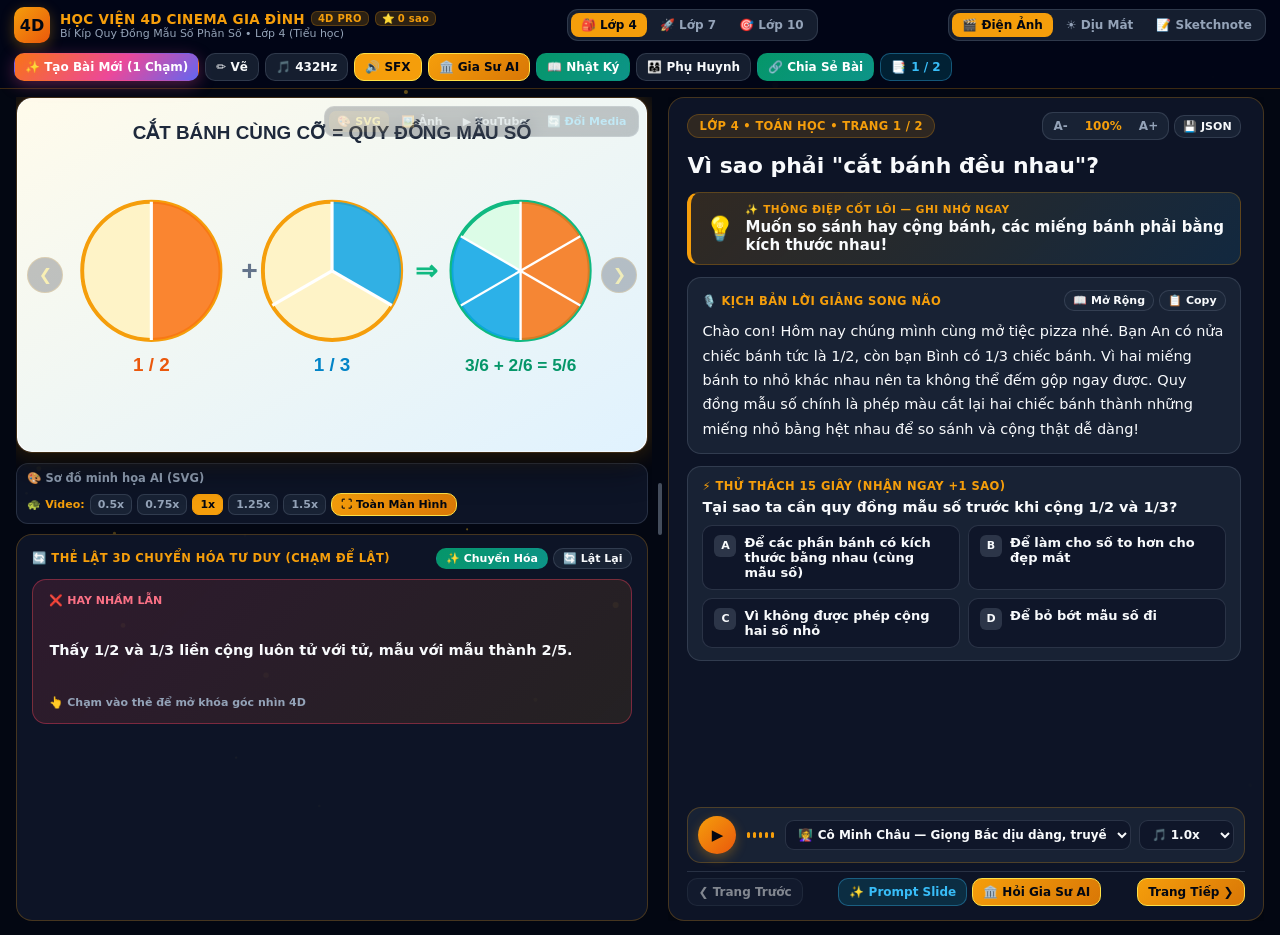
<file: index.html>
<!DOCTYPE html>
<html lang="vi">
<head>
  <meta charset="UTF-8" />
  <meta name="viewport" content="width=device-width, initial-scale=1.0" />
  <meta name="referrer" content="origin" />
  <title>Học Viện 4D Cinema Gia Đình • Phòng Chiếu Bài Giảng 4D Song Não</title>
  <link rel="stylesheet" href="./css/cinema4d.css" />
</head>
<body class="theme-cinema">
  <!-- Nền Hạt Ánh Sáng 4D & Pháo Hoa Chúc Mừng -->
  <canvas id="particleCanvas"></canvas>

  <!-- Bảng Vẽ Dạ Quang Phủ Toàn Màn Hình -->
  <canvas id="drawCanvas"></canvas>
  <div id="drawToolbar" class="draw-toolbar hidden">
    <button type="button" class="draw-tool-btn active" data-dtool="pen">✏️ Bút</button>
    <button type="button" class="draw-tool-btn" data-dtool="arrow">➡️ Mũi Tên</button>
    <button type="button" class="draw-tool-btn" data-dtool="circle">⭕ Khoanh Tròn</button>
    <button type="button" class="draw-tool-btn" data-dtool="rect">▭ Đóng Khung</button>
    <button type="button" class="draw-tool-btn" data-dtool="eraser">🧹 Tẩy</button>
    <button type="button" id="btnDrawNeon" class="draw-tool-btn active" title="Bật/tắt nét dạ quang">🌟 Dạ Quang</button>
    <button type="button" id="btnDrawStars" class="draw-tool-btn" title="Bật/tắt dải sao lấp lánh">✨ Sao</button>
    <button type="button" class="draw-color-dot active" data-dcolor="#f59e0b" style="background:#f59e0b" title="Vàng Kim"></button>
    <button type="button" class="draw-color-dot" data-dcolor="#ef4444" style="background:#ef4444" title="Đỏ"></button>
    <button type="button" class="draw-color-dot" data-dcolor="#10b981" style="background:#10b981" title="Xanh Ngọc"></button>
    <button type="button" class="draw-color-dot" data-dcolor="#38bdf8" style="background:#38bdf8" title="Xanh Dương"></button>
    <button type="button" class="draw-color-dot" data-dcolor="#ffffff" style="background:#ffffff" title="Trắng"></button>
    <button type="button" id="btnDrawUndo" class="draw-tool-btn" title="Hoàn tác nét vẽ (Ctrl+Z)">↩️</button>
    <button type="button" id="btnDrawClear" class="draw-tool-btn" title="Xóa hết nét vẽ">🗑️</button>
    <button type="button" id="btnDrawClose" class="draw-tool-btn" style="background:#e11d48;color:#fff;border-color:#fb7185">✕</button>
  </div>

  <!-- ==================== THANH ĐIỀU KHIỂN RẠP CHIẾU 4D ==================== -->
  <header class="cinema-header">
    <div class="brand-wrap">
      <a href="./classic.html" class="brand-badge" title="Chuyển về bản Học Viện 4D Cổ Điển">4D</a>
      <div>
        <div class="brand-name">
          <span>HỌC VIỆN 4D CINEMA GIA ĐÌNH</span>
          <span class="v-tag">4D PRO</span>
          <span class="v-tag" id="headerStarsBadge">⭐ 0 sao</span>
        </div>
        <div class="brand-meta" id="headerLessonSub">Phòng chiếu tự học Song Não • Lớp 4 / 7 / 10</div>
      </div>
    </div>

    <!-- Chuyển hồ sơ học sinh -->
    <div class="pill-group" role="tablist" aria-label="Chọn hồ sơ con">
      <button type="button" class="seg-btn active" data-profile-grade="4">🎒 Lớp 4</button>
      <button type="button" class="seg-btn" data-profile-grade="7">🚀 Lớp 7</button>
      <button type="button" class="seg-btn" data-profile-grade="10">🎯 Lớp 10</button>
    </div>

    <!-- Chuyển phong cách giao diện (Điện ảnh / Sáng dịu mắt / Sketchnote) -->
    <div class="pill-group" aria-label="Phong cách hiển thị">
      <button type="button" class="seg-btn active" data-art-theme="cinema">🎬 Điện Ảnh</button>
      <button type="button" class="seg-btn" data-art-theme="light">☀️ Dịu Mắt</button>
      <button type="button" class="seg-btn" data-art-theme="sketch">📝 Sketchnote</button>
    </div>

    <!-- Công cụ tương tác 4D -->
    <div class="cmd-actions">
      <button type="button" id="btnOpenFactory" class="cbtn cbtn-hero">✨ Tạo Bài Mới (1 Chạm)</button>
      <button type="button" id="btnToggleDraw" class="cbtn" title="Vẽ & khoanh tròn trực tiếp lên bài giảng">✏️ Vẽ</button>
      <button type="button" id="btnToggle432" class="cbtn" title="Nhạc sóng hài 432Hz giúp tĩnh tâm tập trung">🎵 432Hz</button>
      <button type="button" id="btnToggleSfx" class="cbtn active" title="Bật/tắt âm thanh lật thẻ & chúc mừng">🔊 SFX</button>
      <button type="button" id="btnToggleTutor" class="cbtn cbtn-gold" title="Mở Gia Sư AI 4 Nhân Vật">🏛️ Gia Sư AI</button>
      <button type="button" id="btnOpenJournal" class="cbtn cbtn-emerald" title="Nhật ký học tập & rèn luyện 4D">📖 Nhật Ký</button>
      <button type="button" id="btnOpenParent" class="cbtn" title="Cài đặt API Phụ huynh">👨‍👩‍👧 Phụ Huynh</button>
      <button type="button" id="btnShareLesson" class="cbtn cbtn-emerald" title="Tạo đường link chia sẻ bài giảng này sang điện thoại / máy khác">🔗 Chia Sẻ Bài</button>
      <button type="button" id="btnOpenDrawer" class="cbtn cbtn-cyan" title="Kho bài học & Danh mục trang">
        📑 <span id="slideCounterLabel">1 / 2</span>
      </button>
    </div>
  </header>

  <!-- ==================== SÂN KHẤU 4D CINEMA (99VW SPLIT-STAGE) ==================== -->
  <main class="cinema-viewport">
    <div class="stage-container" id="stageContainer">

      <!-- CỘT TRÁI: KHUNG CHIẾU 16:9 + DOCK ĐIỀU KHIỂN + THẺ LẬT 3D CHUYỂN HÓA -->
      <section class="left-col" id="leftCol">
        <div class="media-frame" id="cinemaMediaFrame">
          <div id="slideMediaHost" class="media-host"></div>

          <!-- Bộ chuyển nguồn Media nhanh ở góc trên phải -->
          <div class="media-top-overlay">
            <button type="button" id="srcSvgBtn" class="src-pill active" title="Sơ đồ AI (Ngoại tuyến)">🎨 SVG</button>
            <button type="button" id="srcImgBtn" class="src-pill" title="Ảnh minh họa">🖼️ Ảnh</button>
            <button type="button" id="srcYtBtn" class="src-pill" title="Video YouTube">▶️ YouTube</button>
            <button type="button" id="btnSwapMediaTop" class="src-pill" style="color:#38bdf8;" title="Chọn hoặc dán ảnh/video khác">🔄 Đổi Media</button>
          </div>

          <!-- Mũi tên chuyển trang nổi hai bên -->
          <button type="button" id="btnOverlayPrev" class="nav-overlay-btn nav-overlay-prev" title="Trang trước (←)">❮</button>
          <button type="button" id="btnOverlayNext" class="nav-overlay-btn nav-overlay-next" title="Trang tiếp (→)">❯</button>
        </div>

        <!-- Cinema Control Dock: Nguồn + Slow-Mo + Đổi Video + Toàn Màn Hình -->
        <div class="cinema-dock">
          <div class="dock-group">
            <span id="mediaSourceLabel" style="font-size:11.5px;font-weight:700;color:var(--text-muted);">🎨 Sơ đồ AI (SVG)</span>
          </div>
          <div class="dock-group">
            <span style="font-size:11px;font-weight:800;color:var(--gold);">🐢 Video:</span>
            <button type="button" class="speed-pill" data-vspeed="0.5">0.5x</button>
            <button type="button" class="speed-pill" data-vspeed="0.75">0.75x</button>
            <button type="button" class="speed-pill active" data-vspeed="1">1x</button>
            <button type="button" class="speed-pill" data-vspeed="1.25">1.25x</button>
            <button type="button" class="speed-pill" data-vspeed="1.5">1.5x</button>
            <button type="button" id="btnNextYtCandidate" class="cbtn hidden" style="padding:3px 8px;font-size:11px;">🔄 Video khác</button>
            <a id="btnExternalYt" class="cbtn hidden" style="padding:3px 8px;font-size:11px;" href="#" target="_blank" rel="noopener noreferrer">▶ YouTube</a>
            <button type="button" id="btnFullscreenMedia" class="cbtn cbtn-gold" style="padding:4px 9px;font-size:11px;" title="Xem toàn màn hình (Phím F)">⛶ Toàn Màn Hình</button>
          </div>
        </div>

        <!-- KHU VỰC DƯỚI KHUNG CHIẾU: THẺ LẬT 3D CHUYỂN HÓA (XÓA SẠCH KHOẢNG TRỐNG THỪA) -->
        <div class="left-lower-area" id="leftLowerArea">
          <div class="section-bar">
            <span class="section-bar-title">🔄 THẺ LẬT 3D CHUYỂN HÓA TƯ DUY (CHẠM ĐỂ LẬT)</span>
            <div class="dock-group">
              <button type="button" id="btnFlipToAfter" class="cbtn cbtn-emerald" style="padding:3px 9px;font-size:11px;">✨ Chuyển Hóa</button>
              <button type="button" id="btnFlipReset" class="cbtn" style="padding:3px 9px;font-size:11px;">🔄 Lật Lại</button>
            </div>
          </div>

          <div class="flip-scene" id="flipCardScene" tabindex="0" role="button" aria-label="Lật thẻ tư duy 3D">
            <div class="flip-card" id="flipCardInner">
              <div class="flip-face flip-front">
                <span class="flip-tag" id="flipFrontLabel">❌ Hay nhầm lẫn</span>
                <div class="flip-body" id="flipBeforeText"></div>
                <span class="flip-hint">👆 Chạm vào thẻ để mở khóa góc nhìn 4D</span>
              </div>
              <div class="flip-face flip-back">
                <span class="flip-tag" id="flipBackLabel">✨ À ha! Hóa ra là thế!</span>
                <div class="flip-body" id="flipAfterText"></div>
                <span class="flip-hint">🎉 Tuyệt vời! Chạm lần nữa để ôn lại</span>
              </div>
            </div>
          </div>
        </div>
      </section>

      <!-- THANH KÉO CHIA TỶ LỆ 2 CỘT -->
      <div class="stage-splitter" id="stageSplitter" title="Kéo trái/phải để điều chỉnh độ rộng khung chiếu">
        <div class="splitter-handle"></div>
      </div>

      <!-- CỘT PHẢI: NỘI DUNG SONG NÃO + TRẮC NGHIỆM + KỊCH BẢN + THANH GIỌNG ĐỌC CINEMA -->
      <section class="right-col" id="rightCol">
        <div class="right-panel">
          <div class="right-scroll">
            <!-- Thanh thông tin trang & Chỉnh cỡ chữ A- / A+ -->
            <div class="slide-meta-row">
              <span class="slide-tag" id="slideTagBadge">🎒 LỚP 4 • TOÁN HỌC • TRANG 1 / 2</span>
              <div class="dock-group">
                <div class="pill-group" title="Phóng to / Thu nhỏ cỡ chữ">
                  <button type="button" id="btnFontDown" class="seg-btn" style="padding:3px 7px;">A-</button>
                  <button type="button" id="btnFontReset" class="seg-btn" style="padding:3px 7px;color:var(--gold);">100%</button>
                  <button type="button" id="btnFontUp" class="seg-btn" style="padding:3px 7px;">A+</button>
                </div>
                <button type="button" id="btnDownloadJson" class="cbtn" style="padding:4px 8px;font-size:11px;" title="Tải bài giảng thành file JSON sao lưu">💾 JSON</button>
              </div>
            </div>

            <!-- Tiêu đề Slide -->
            <h1 class="slide-title" id="slideTitle">Đang tải bài giảng 4D...</h1>

            <!-- Thông Điệp Chạm Trái Tim -->
            <div class="heart-banner">
              <span style="font-size:24px;">💡</span>
              <div>
                <div class="heart-label">✨ Thông Điệp Cốt Lõi — Ghi Nhớ Ngay</div>
                <p class="heart-text" id="slideHeartMessage"></p>
              </div>
            </div>

            <!-- Kịch bản Lời Giảng Song Não -->
            <div class="script-box">
              <div class="section-bar">
                <span class="section-bar-title">🎙️ KỊCH BẢN LỜI GIẢNG SONG NÃO</span>
                <div class="dock-group">
                  <button type="button" id="btnToggleScriptExpand" class="cbtn" style="padding:3px 8px;font-size:11px;">📖 Mở Rộng</button>
                  <button type="button" id="btnCopyScript" class="cbtn" style="padding:3px 8px;font-size:11px;">📋 Copy</button>
                </div>
              </div>
              <p class="script-text" id="slideScript"></p>
            </div>

            <!-- Thử Thách 15 Giây (Quick Check Quiz + Pháo Hoa + SFX) -->
            <div class="quiz-box">
              <div class="section-bar">
                <span class="section-bar-title">⚡ THỬ THÁCH 15 GIÂY (NHẬN NGAY +1 SAO)</span>
              </div>
              <p class="quiz-q" id="quizQuestion"></p>
              <div class="quiz-grid" id="quizOptions"></div>
              <div class="quiz-feedback hidden" id="quizFeedback"></div>
            </div>
          </div>

          <!-- THANH GIỌNG GIẢNG CINEMA + SÓNG ÂM THANH + ĐIỀU HƯỚNG -->
          <div style="display:flex;flex-direction:column;gap:8px;">
            <div class="audio-bar">
              <button type="button" id="btnPlayPauseVoice" class="play-circle" title="Nghe giảng / Dừng (Phím Space)">▶</button>
              <div class="soundwave" id="soundwaveViz" aria-hidden="true">
                <span></span><span></span><span></span><span></span><span></span>
              </div>
              <select id="voicePersonaSelect" class="voice-select" aria-label="Chọn giọng giảng Việt Nam truyền cảm"></select>
              <select id="voiceRateSelect" class="voice-select" style="flex:0 0 auto;min-width:92px;" aria-label="Tốc độ giọng đọc">
                <option value="0.88">🐢 0.88x</option>
                <option value="1" selected>🎵 1.0x</option>
                <option value="1.12">⚡ 1.12x</option>
              </select>
            </div>
            <div id="voiceStatusLine" class="hidden" style="font-size:11.5px;font-weight:700;color:var(--gold);padding:0 4px;"></div>

            <div class="bottom-nav">
              <button type="button" id="btnPrevSlide" class="cbtn">❮ Trang Trước</button>
              <div class="dock-group">
                <button type="button" id="btnCopyFlowPrompt" class="cbtn cbtn-cyan" title="Sao chép câu lệnh Google Flow 16:9 của trang này">✨ Prompt Slide</button>
                <button type="button" id="btnAskTutorBottom" class="cbtn cbtn-gold">🏛️ Hỏi Gia Sư AI</button>
              </div>
              <button type="button" id="btnNextSlide" class="cbtn cbtn-gold">Trang Tiếp ❯</button>
            </div>
          </div>
        </div>
      </section>
    </div>
  </main>

  <!-- ==================== CỬA SỔ NỔI: GIA SƯ AI 4 NHÂN VẬT (KÉO THẢ ĐƯỢC) ==================== -->
  <div id="floatingTutorPanel" class="floating-tutor hidden" role="dialog" aria-label="Gia Sư AI 4 Nhân Vật">
    <div class="tutor-header" id="tutorDragHandle">
      <strong style="font-size:13px;color:var(--gold);">🏛️ GIA SƯ AI &amp; HỘI ĐỒNG HỌC TẬP 4D</strong>
      <button type="button" id="btnCloseTutor" class="cbtn" style="padding:2px 8px;">✕</button>
    </div>

    <div class="tutor-personas" id="tutorPersonasBar">
      <button type="button" class="seg-btn active" data-tutor="co_giao">👩‍🏫 Cô Giáo</button>
      <button type="button" class="seg-btn" data-tutor="khoa_hoc">🔬 Khoa Học</button>
      <button type="button" class="seg-btn" data-tutor="ke_chuyen">📖 Kể Chuyện</button>
      <button type="button" class="seg-btn" data-tutor="luyen_thi">🎯 Luyện Tập</button>
    </div>

    <div id="tutorChatHistory" class="tutor-chat"></div>

    <div class="tutor-chips" id="tutorQuickChips">
      <button type="button" class="tutor-chip" data-chip="Giải thích lại trang này thật dễ hiểu bằng ví dụ đời sống nhé!">💡 Giải thích dễ hiểu hơn</button>
      <button type="button" class="tutor-chip" data-chip="Cho con thêm 1 câu hỏi thử thách nhỏ để luyện tập trang này!">⚡ Thêm bài tập vui</button>
      <button type="button" class="tutor-chip" data-chip="Tóm tắt trang này thành 3 ý siêu ngắn để con nhớ lâu!">🧠 Tóm tắt 3 ý nhớ lâu</button>
    </div>

    <div class="tutor-input-bar">
      <input type="text" id="tutorInput" class="input-field" placeholder="Con muốn hỏi gì về bài học này..." />
      <button type="button" id="btnSendTutor" class="cbtn cbtn-gold">Gửi</button>
    </div>
  </div>

  <!-- ==================== NGĂN KÉO PHẢI: KHO BÀI HỌC & DANH MỤC TRANG ==================== -->
  <div id="drawerBackdrop" class="drawer-backdrop hidden"></div>
  <aside id="slidesDrawer" class="slides-drawer hidden" aria-label="Kho bài học và danh mục trang">
    <div class="drawer-header">
      <strong style="font-size:14px;color:var(--gold);">📑 KHO BÀI HỌC &amp; DANH MỤC TRANG</strong>
      <button type="button" id="btnCloseDrawer" class="cbtn" style="padding:4px 9px;">✕</button>
    </div>
    <div class="drawer-body">
      <div style="display:flex;gap:6px;">
        <button type="button" id="drawerTabSlides" class="cbtn cbtn-gold" style="flex:1;">🎞️ Các Trang Bài Này</button>
        <button type="button" id="drawerTabLibrary" class="cbtn" style="flex:1;">📚 Kho Bài Lớp <span id="drawerGradeNum">4</span></button>
      </div>
      <div id="drawerContentList" style="display:flex;flex-direction:column;gap:8px;"></div>
      <div style="margin-top:auto;padding-top:10px;border-top:1px solid var(--border-subtle);display:flex;flex-direction:column;gap:8px;">
        <button type="button" id="btnImportJson" class="cbtn">📂 Nạp File Bài Giảng (.json)</button>
        <input type="file" id="importJsonInput" accept=".json,application/json" class="hidden" />
        <a href="./classic.html" class="cbtn">📘 Chuyển sang Bản Cổ Điển</a>
      </div>
    </div>
  </aside>

  <!-- ==================== MODAL 1: XƯỞNG TẠO BÀI GIẢNG 4D (1 CHẠM) ==================== -->
  <div id="factoryModal" class="modal-backdrop hidden" role="dialog" aria-modal="true">
    <div class="modal-dialog">
      <div class="modal-header">
        <h2 class="modal-title">✨ Xưởng Tạo Bài Giảng 4D Tự Động (1 Chạm)</h2>
        <button type="button" class="cbtn" data-close-modal="factoryModal">✕</button>
      </div>
      <div class="modal-body">
        <div id="factoryInputView" style="display:flex;flex-direction:column;gap:14px;">
          <div>
            <div style="font-size:13px;font-weight:800;margin-bottom:8px;">1️⃣ Chọn đối tượng học</div>
            <div class="grade-cards" id="factoryGradeCards">
              <button type="button" class="grade-card selected" data-factory-grade="4">
                <div style="font-size:20px;">🎒</div>
                <strong>Lớp 4 (Tiểu học)</strong>
                <div style="font-size:11.5px;color:var(--text-muted);">Vui tươi • Đề xuất 6 trang</div>
              </button>
              <button type="button" class="grade-card" data-factory-grade="7">
                <div style="font-size:20px;">🚀</div>
                <strong>Lớp 7 (THCS)</strong>
                <div style="font-size:11.5px;color:var(--text-muted);">Logic đời sống • 8 trang</div>
              </button>
              <button type="button" class="grade-card" data-factory-grade="10">
                <div style="font-size:20px;">🎯</div>
                <strong>Lớp 10 (THPT)</strong>
                <div style="font-size:11.5px;color:var(--text-muted);">Feynman hệ thống • 10 trang</div>
              </button>
            </div>
          </div>

          <div>
            <div style="font-size:13px;font-weight:800;margin-bottom:8px;">2️⃣ Nạp Ảnh sách / Bìa sách / PDF / Chủ đề</div>
            <div id="smartDropzone" class="smart-dropzone">
              <div style="font-size:28px;">📸📄✨</div>
              <div style="font-weight:800;font-size:14px;margin:4px 0;">Dán trực tiếp ảnh hoặc tệp (Ctrl + V) • Kéo thả vào đây</div>
              <div style="font-size:12px;color:var(--text-muted);margin-bottom:10px;">
                Ảnh (.jpg, .png, .webp — tự nén ≤ 1280px JPEG 0.8), tệp .pdf (&lt; 10MB), .txt / .md
              </div>
              <div class="dock-group" style="justify-content:center;">
                <button type="button" id="btnPickFiles" class="cbtn">📁 Chọn Ảnh / PDF / TXT</button>
                <button type="button" id="btnCaptureCamera" class="cbtn">📷 Chụp Trang Sách</button>
              </div>
              <input type="file" id="factoryFileInput" class="hidden" multiple accept="image/jpeg,image/png,image/webp,.pdf,.txt,.md" />
              <input type="file" id="factoryCameraInput" class="hidden" accept="image/*" capture="environment" />
              <div id="attachmentsGrid" class="attachments-grid hidden"></div>
            </div>

            <textarea id="factoryTopicInput" class="input-textarea" rows="3" style="margin-top:10px;"
              placeholder='Nhập tên chủ đề hoặc ghi chú riêng (VD: "Con hay nhầm quy đồng mẫu số, giải thích thật dễ hiểu")'></textarea>

            <div style="display:flex;align-items:center;justify-content:space-between;flex-wrap:wrap;gap:10px;margin-top:10px;">
              <div class="dock-group" id="slideCountPills">
                <span style="font-size:12.5px;font-weight:800;">📑 Số trang:</span>
                <button type="button" class="speed-pill" data-slide-count="4">4</button>
                <button type="button" class="speed-pill active" data-slide-count="6">6</button>
                <button type="button" class="speed-pill" data-slide-count="8">8</button>
                <button type="button" class="speed-pill" data-slide-count="10">10</button>
                <button type="button" class="speed-pill" data-slide-count="12">12</button>
              </div>
              <label style="display:inline-flex;align-items:center;gap:7px;font-size:12.5px;font-weight:700;cursor:pointer;">
                <input type="checkbox" id="factoryAutoMediaToggle" checked />
                <span>Tự động tìm ảnh &amp; video minh họa</span>
              </label>
            </div>
          </div>

          <div id="factoryErrorBox" class="alert-error hidden"></div>

          <div style="display:flex;align-items:center;justify-content:space-between;flex-wrap:wrap;gap:10px;">
            <span id="factoryApiStatusHint" style="font-size:12px;font-weight:700;"></span>
            <button type="button" id="btnStartGenerate" class="cbtn cbtn-hero cbtn-lg">🚀 Khởi Tạo Bài Giảng 4D</button>
          </div>
        </div>

        <div id="factoryProgressPanel" class="hidden" style="padding:14px;border:1px solid var(--border);border-radius:14px;background:var(--bg-soft);">
          <div class="progress-bar-outer"><div class="progress-bar-inner" id="factoryProgressBar"></div></div>
          <div class="steps-list">
            <div class="step-chip" data-step="1">1. Đọc dữ liệu</div>
            <div class="step-chip" data-step="2">2. AI biên soạn 4D</div>
            <div class="step-chip" data-step="3">3. Tìm Ảnh &amp; Video</div>
            <div class="step-chip" data-step="4">4. Hoàn tất!</div>
          </div>
          <div id="factoryProgressMsg" style="font-size:13.5px;font-weight:700;"></div>
        </div>

        <div id="factoryReviewView" class="hidden" style="display:flex;flex-direction:column;gap:12px;">
          <div style="display:flex;align-items:center;justify-content:space-between;flex-wrap:wrap;gap:8px;padding:12px;border-radius:12px;background:rgba(16,185,129,0.16);border:1px solid rgba(16,185,129,0.4);">
            <div>
              <strong id="reviewLessonTitle"></strong>
              <div id="reviewLessonMeta" style="font-size:12px;color:var(--text-muted);"></div>
            </div>
            <button type="button" id="btnBackToFactoryForm" class="cbtn">➕ Tạo bài khác</button>
          </div>
          <div id="reviewSlidesGrid" class="review-grid"></div>
          <div style="display:flex;justify-content:flex-end;gap:10px;flex-wrap:wrap;">
            <button type="button" id="btnDownloadDraftJson" class="cbtn">💾 Tải File JSON Sao Lưu</button>
            <button type="button" id="btnLaunchNewLesson" class="cbtn cbtn-emerald cbtn-lg">🎓 Bắt Đầu Học Ngay</button>
          </div>
        </div>
      </div>
    </div>
  </div>

  <!-- ==================== MODAL 2: CHẾ ĐỘ PHỤ HUYNH ==================== -->
  <div id="parentModal" class="modal-backdrop hidden" role="dialog" aria-modal="true">
    <div class="modal-dialog modal-narrow">
      <div class="modal-header">
        <h2 class="modal-title">👨‍👩‍👧 Chế Độ Phụ Huynh &amp; Cài Đặt API</h2>
        <button type="button" class="cbtn" data-close-modal="parentModal">✕</button>
      </div>
      <div class="modal-body">
        <form id="parentSettingsForm" style="display:flex;flex-direction:column;gap:12px;">
          <div>
            <label for="inputGeminiKey" style="display:block;font-size:13px;font-weight:800;margin-bottom:5px;">🔑 Gemini API Key (Dùng chung cho Tạo Bài, Giọng Đọc AI &amp; Gia Sư AI)</label>
            <div style="display:flex;gap:6px;">
              <input type="password" id="inputGeminiKey" class="input-field" placeholder="AIzaSy..." autocomplete="off" />
              <button type="button" class="cbtn" data-toggle-secret="inputGeminiKey">👁️</button>
            </div>
          </div>

          <div>
            <label for="selectGeminiModel" style="display:block;font-size:13px;font-weight:800;margin-bottom:5px;">🤖 Model Gemini sử dụng</label>
            <select id="selectGeminiModel" class="input-field">
              <option value="gemini-3.5-flash-lite" selected>gemini-3.5-flash-lite (Mặc định — Siêu nhanh, ổn định nhất)</option>
              <option value="gemini-flash-lite-latest">gemini-flash-lite-latest (Dự phòng ổn định — Bản mới nhất)</option>
              <option value="gemini-3.5-flash">gemini-3.5-flash (Cân bằng tốc độ &amp; chất lượng)</option>
              <option value="gemini-3.1-flash-lite">gemini-3.1-flash-lite (Gọn nhẹ, tiết kiệm hạn mức)</option>
              <option value="gemini-3.8-flash">gemini-3.8-flash (Thế hệ mới — Thông minh cao)</option>
            </select>
            <div style="display:flex;align-items:center;gap:8px;margin-top:6px;flex-wrap:wrap;">
              <button type="button" id="btnTestGeminiApi" class="cbtn">🧪 Kiểm tra kết nối API Key</button>
              <span id="apiTestResult" style="font-size:12px;font-weight:700;"></span>
            </div>
          </div>

          <div>
            <label for="inputYoutubeKey" style="display:block;font-size:13px;font-weight:800;margin-bottom:5px;">📺 YouTube Data API Key (Tùy chọn)</label>
            <div style="display:flex;gap:6px;">
              <input type="password" id="inputYoutubeKey" class="input-field" placeholder="Để trống nếu không cần tự tìm video YouTube" autocomplete="off" />
              <button type="button" class="cbtn" data-toggle-secret="inputYoutubeKey">👁️</button>
            </div>
          </div>

          <div>
            <label for="inputPixabayKey" style="display:block;font-size:13px;font-weight:800;margin-bottom:5px;">🖼️ Pixabay API Key (Tùy chọn — mặc định dùng Wikimedia miễn phí)</label>
            <div style="display:flex;gap:6px;">
              <input type="password" id="inputPixabayKey" class="input-field" placeholder="Không bắt buộc" autocomplete="off" />
              <button type="button" class="cbtn" data-toggle-secret="inputPixabayKey">👁️</button>
            </div>
          </div>

          <div style="display:flex;justify-content:flex-end;gap:8px;margin-top:4px;">
            <button type="button" class="cbtn" data-close-modal="parentModal">Hủy</button>
            <button type="submit" class="cbtn cbtn-gold">💾 Lưu Cài Đặt</button>
          </div>
        </form>
      </div>
    </div>
  </div>

  <!-- ==================== MODAL 3: NHẬT KÝ HỌC TẬP & RÈN LUYỆN 4D GIA ĐÌNH ==================== -->
  <div id="journalModal" class="modal-backdrop hidden" role="dialog" aria-modal="true">
    <div class="modal-dialog">
      <div class="modal-header">
        <h2 class="modal-title" id="journalModalTitle">📖 Nhật Ký Học Tập &amp; Rèn Luyện 4D — Lớp 4</h2>
        <button type="button" class="cbtn" data-close-modal="journalModal">✕</button>
      </div>
      <div class="modal-body">
        <div style="display:flex;align-items:center;justify-content:space-between;flex-wrap:wrap;gap:8px;">
          <input type="date" id="journalDate" class="input-field" style="max-width:210px;" />
          <span id="journalStreakBadge" class="slide-tag">🔥 0 ngày ghi chép</span>
        </div>

        <div class="journal-grid">
          <div>
            <label style="font-size:12.5px;font-weight:800;color:#38bdf8;">🧠 TRÍ — Điều con hiểu sâu nhất hôm nay:</label>
            <textarea id="journalTri" class="input-textarea" rows="2" placeholder="VD: Con hiểu vì sao phải quy đồng mẫu số khi cộng phân số..."></textarea>
          </div>
          <div>
            <label style="font-size:12.5px;font-weight:800;color:#34d399;">❤️ TÂM — Việc tử tế / Lòng biết ơn hôm nay:</label>
            <textarea id="journalTam" class="input-textarea" rows="2" placeholder="VD: Giúp mẹ dọn bàn ăn, cảm ơn cô giáo..."></textarea>
          </div>
          <div>
            <label style="font-size:12.5px;font-weight:800;color:#fb7185;">🏃 THÂN — Vận động &amp; Giấc ngủ khỏe mạnh:</label>
            <textarea id="journalThan" class="input-textarea" rows="2" placeholder="VD: Đạp xe 20 phút, ngủ đúng 21h30..."></textarea>
          </div>
          <div>
            <label style="font-size:12.5px;font-weight:800;color:#f59e0b;">🎯 MỤC TIÊU — 1 bước nhỏ ngày mai:</label>
            <textarea id="journalGoal" class="input-textarea" rows="2" placeholder="VD: Làm xong 3 bài luyện tập mà không nhìn đáp án..."></textarea>
          </div>
        </div>

        <div style="display:flex;justify-content:flex-end;">
          <button type="button" id="btnSaveJournal" class="cbtn cbtn-emerald">💾 Lưu Nhật Ký Hôm Nay</button>
        </div>

        <div style="border-top:1px solid var(--border-subtle);padding-top:10px;">
          <div style="font-size:12px;font-weight:800;color:var(--text-muted);margin-bottom:8px;">LỊCH SỬ TRƯỞNG THÀNH ĐÃ LƯU:</div>
          <div id="journalHistoryList" style="display:flex;flex-direction:column;gap:8px;max-height:180px;overflow-y:auto;"></div>
        </div>
      </div>
    </div>
  </div>

  <!-- ==================== MODAL 4: ĐỔI ẢNH / VIDEO MINH HỌA ==================== -->
  <div id="mediaPickerModal" class="modal-backdrop hidden" role="dialog" aria-modal="true">
    <div class="modal-dialog">
      <div class="modal-header">
        <h2 class="modal-title">🔍 Đổi Ảnh / Video Minh Họa</h2>
        <button type="button" class="cbtn" data-close-modal="mediaPickerModal">✕</button>
      </div>
      <div class="modal-body">
        <div style="display:flex;gap:8px;">
          <input type="url" id="customMediaUrlInput" class="input-field" placeholder="Dán link YouTube (youtube.com/watch?v=...) hoặc URL ảnh để phát ngay trên màn hình..." />
          <button type="button" id="btnApplyCustomMedia" class="cbtn cbtn-gold">▶ Phát Ngay</button>
        </div>
        <div style="display:flex;gap:8px;">
          <input type="text" id="liveYoutubeSearchInput" class="input-field" placeholder="Tìm video giáo dục YouTube tiếng Việt (cần YouTube API Key trong Phụ Huynh)..." />
          <button type="button" id="btnLiveYoutubeSearch" class="cbtn cbtn-cyan">📺 Tìm YouTube</button>
        </div>
        <div style="display:flex;gap:8px;">
          <input type="text" id="liveImageSearchInput" class="input-field" placeholder="Tìm ảnh minh họa miễn phí bằng từ khóa tiếng Anh (Pixabay / Wikimedia)..." />
          <button type="button" id="btnLiveImageSearch" class="cbtn">🔍 Tìm ảnh</button>
        </div>
        <div id="pickerVideosSection" class="hidden">
          <div style="font-size:13px;font-weight:800;margin-bottom:8px;">📺 Video YouTube gợi ý</div>
          <div id="pickerVideosGrid" class="media-picker-grid"></div>
        </div>
        <div>
          <div style="font-size:13px;font-weight:800;margin-bottom:8px;">🖼️ Ảnh minh họa &amp; Sơ đồ SVG ngoại tuyến</div>
          <div id="pickerImagesGrid" class="media-picker-grid"></div>
        </div>
        <div style="padding:10px;border-radius:10px;background:var(--bg-soft);border:1px solid var(--border-subtle);">
          <div style="display:flex;justify-content:space-between;align-items:center;margin-bottom:4px;">
            <span style="font-size:12px;font-weight:800;color:var(--gold);">🎬 Google Flow Prompt (16:9)</span>
            <button type="button" id="btnCopyVisualPrompt" class="cbtn" style="padding:3px 8px;font-size:11px;">📋 Copy</button>
          </div>
          <div id="pickerVisualPromptText" style="font-size:12px;color:var(--text-muted);"></div>
        </div>
      </div>
    </div>
  </div>

  <div id="toast" class="toast hidden" role="status" aria-live="polite"></div>

  <!-- Nạp các mô-đun sạch sẽ, dùng chung kho bài & API key với bản Cổ Điển -->
  <script defer src="./js/media_finder.js"></script>
  <script defer src="./js/voice_studio.js"></script>
  <script defer src="./js/ai_lesson_factory.js?v=20261124b"></script>
  <script defer src="./js/sample_lessons.js"></script>
  <script defer src="./js/cinema4d_fx.js"></script>
  <script defer src="./js/cinema4d_app.js?v=20261124b"></script>
</body>
</html>
</file>
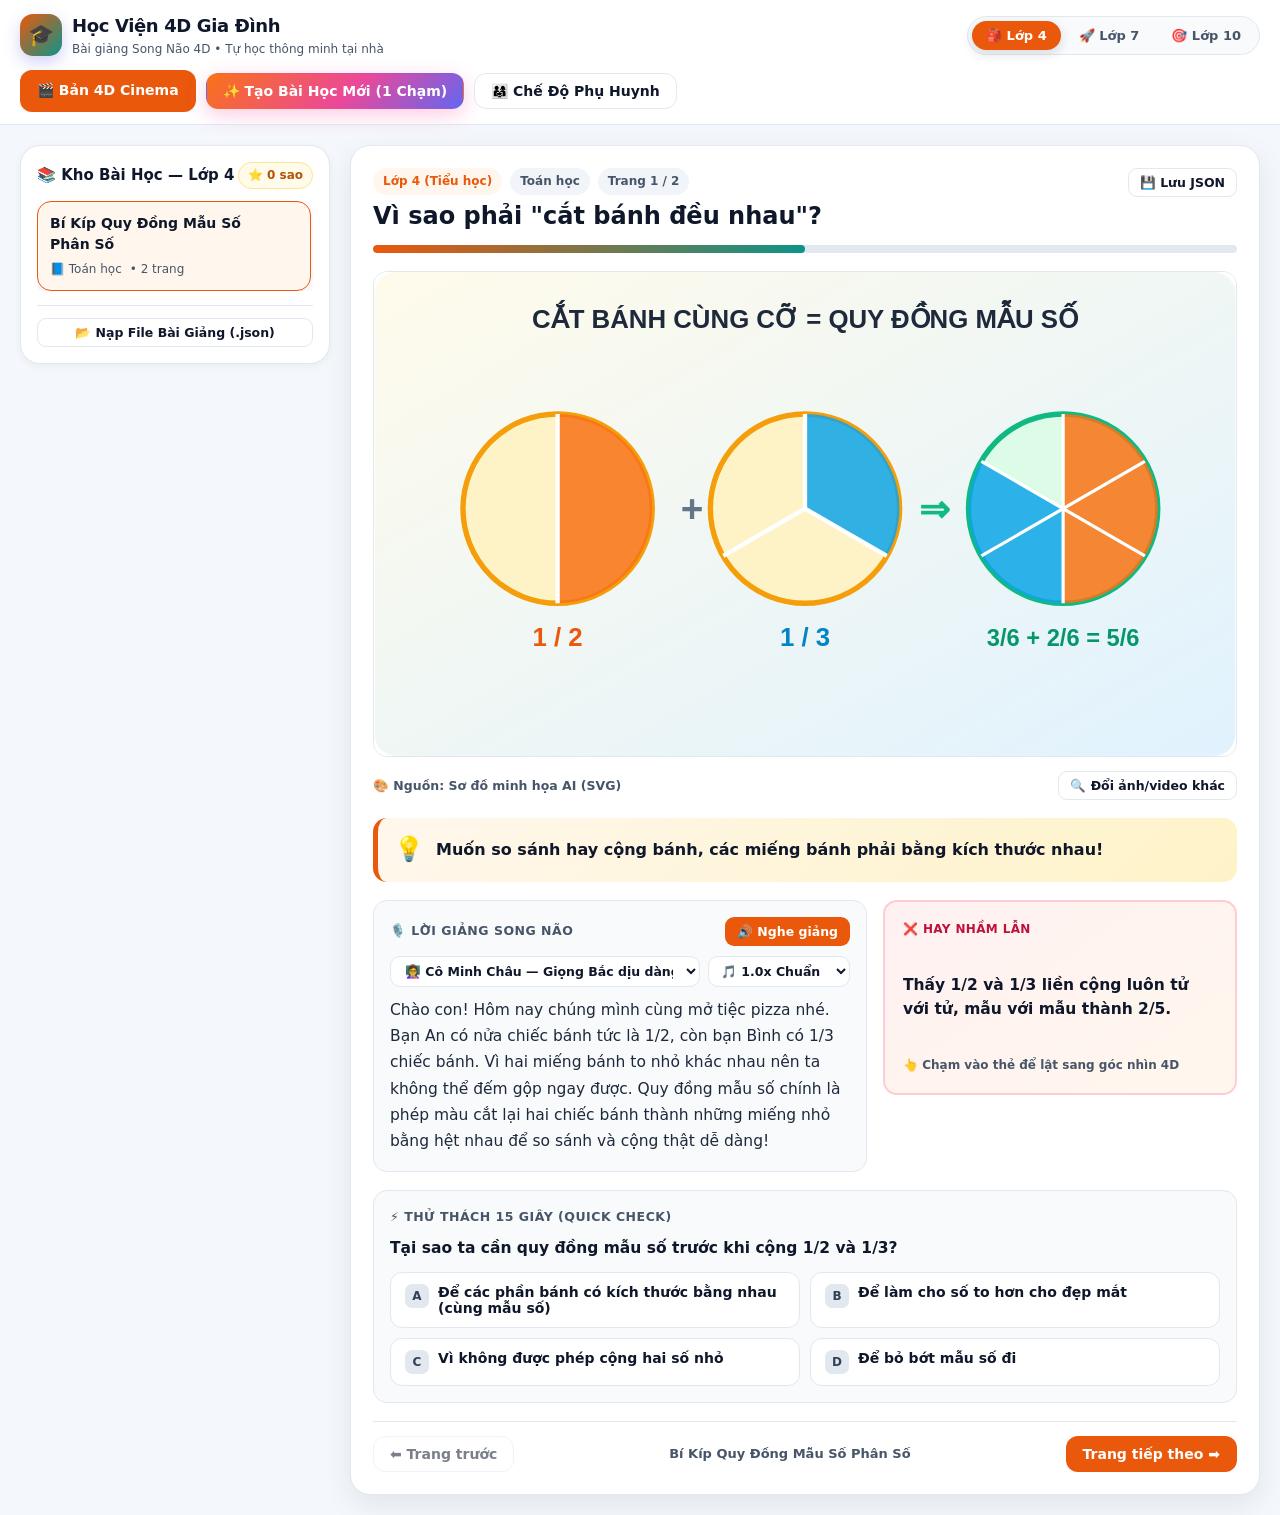
<file: classic.html>
﻿<!DOCTYPE html>
<html lang="vi">
<head>
  <meta charset="UTF-8" />
  <meta name="viewport" content="width=device-width, initial-scale=1.0" />
  <meta name="referrer" content="origin" />
  <title>Học Viện 4D Gia Đình — Xưởng Bài Giảng 4D Song Não 1 Chạm</title>
  <link rel="stylesheet" href="./css/styles.css" />
</head>
<body data-grade="4">
  <!-- ==================== THANH CÔNG CỤ CHÍNH ==================== -->
  <header class="topbar">
    <div class="brand">
      <div class="brand-logo" aria-hidden="true">🎓</div>
      <div>
        <h1 class="brand-title">Học Viện 4D Gia Đình</h1>
        <p class="brand-sub">Bài giảng Song Não 4D • Tự học thông minh tại nhà</p>
      </div>
    </div>

    <nav class="profile-switcher" aria-label="Chọn hồ sơ học sinh">
      <button type="button" class="profile-tab active" data-profile-grade="4">🎒 Lớp 4</button>
      <button type="button" class="profile-tab" data-profile-grade="7">🚀 Lớp 7</button>
      <button type="button" class="profile-tab" data-profile-grade="10">🎯 Lớp 10</button>
    </nav>

    <div class="topbar-actions">
      <a href="./index.html" class="btn btn-primary" title="Mở phiên bản Rạp Chiếu 4D Cinema Gia Đình (Có Bảng Vẽ, 432Hz, Gia Sư AI & Nhật Ký 4D)">
        🎬 Bản 4D Cinema
      </a>
      <button type="button" id="btnOpenFactoryMain" class="btn btn-hero">
        ✨ Tạo Bài Học Mới (1 Chạm)
      </button>
      <button type="button" id="btnOpenParentMode" class="btn btn-secondary">
        👨‍👩‍👧 Chế Độ Phụ Huynh
      </button>
    </div>
  </header>

  <!-- ==================== KHÔNG GIAN HỌC TẬP CHÍNH ==================== -->
  <main class="app-shell">
    <!-- Danh sách bài học theo hồ sơ con -->
    <aside class="sidebar">
      <div class="sidebar-header">
        <h2 class="sidebar-title" id="sidebarProfileTitle">📚 Kho Bài Học — Lớp 4</h2>
        <span class="star-badge" id="profileStarsBadge">⭐ 0 sao</span>
      </div>

      <div id="lessonList" class="lesson-list"></div>

      <div class="sidebar-footer">
        <button type="button" id="btnImportJson" class="btn btn-secondary btn-sm">
          📂 Nạp File Bài Giảng (.json)
        </button>
        <input type="file" id="importJsonInput" accept=".json,application/json" class="hidden" />
      </div>
    </aside>

    <!-- Trình phát bài giảng 4D -->
    <section class="stage-card" id="lessonStage" aria-live="polite">
      <div class="stage-top">
        <div>
          <div class="lesson-badges">
            <span class="pill" id="stageGradeBadge">Lớp 4</span>
            <span class="pill pill-neutral" id="stageSubjectBadge">Toán học</span>
            <span class="pill pill-neutral" id="stagePageBadge">Trang 1 / 2</span>
          </div>
          <h2 class="slide-heading" id="slideHeading">Đang tải bài giảng...</h2>
        </div>

        <div class="inline-row">
          <button type="button" id="btnDownloadCurrentJson" class="btn btn-secondary btn-sm" title="Lưu bài giảng hiện tại thành file JSON">
            💾 Lưu JSON
          </button>
        </div>
      </div>

      <div class="slide-progress-bar" aria-hidden="true">
        <div class="slide-progress-fill" id="slideProgressFill" style="width: 50%"></div>
      </div>

      <!-- Khung Media 16:9 (YouTube / Ảnh / SVG Zero-Empty-Slide) -->
      <div class="media-wrapper" id="slideMediaFrame"></div>

      <div class="media-bar">
        <span class="media-source-tag" id="slideMediaSource">🎨 Nguồn: Sơ đồ minh họa AI (SVG)</span>
        <div class="inline-row">
          <a id="btnOpenYoutubeExternal" class="btn btn-secondary btn-sm hidden" href="#" target="_blank" rel="noopener noreferrer">
            ▶ Mở trên YouTube
          </a>
          <button type="button" id="btnQuickNextVideo" class="btn btn-secondary btn-sm hidden">
            🔄 Đổi video khác
          </button>
          <button type="button" id="btnChangeSlideMedia" class="btn btn-secondary btn-sm">
            🔍 Đổi ảnh/video khác
          </button>
        </div>
      </div>

      <!-- Thông điệp trái tim -->
      <div class="heart-banner">
        <span class="heart-icon" aria-hidden="true">💡</span>
        <p class="heart-text" id="slideHeartMessage"></p>
      </div>

      <!-- Khu vực Song Não: Lời giảng giọng đọc + Thẻ lật 3D -->
      <div class="dual-brain-grid">
        <div class="panel-box">
          <div class="panel-label">
            <span>🎙️ Lời Giảng Song Não</span>
            <div class="tts-controls">
              <button type="button" id="btnSpeakScript" class="btn btn-primary btn-sm">🔊 Nghe giảng</button>
              <button type="button" id="btnStopSpeak" class="btn btn-secondary btn-sm hidden">⏹️ Dừng</button>
            </div>
          </div>

          <!-- Thanh chọn giọng giảng Việt Nam truyền cảm -->
          <div class="voice-toolbar">
            <select id="voicePersonaSelect" class="voice-select" aria-label="Chọn giọng giảng bài tiếng Việt"></select>
            <select id="voiceRateSelect" class="voice-rate-select" aria-label="Tốc độ đọc">
              <option value="0.88">🐢 0.88x Chậm</option>
              <option value="1" selected>🎵 1.0x Chuẩn</option>
              <option value="1.12">⚡ 1.12x Nhanh</option>
            </select>
          </div>
          <div id="voiceStatusNote" class="voice-status-note hidden"></div>

          <p class="script-text" id="slideScript"></p>
        </div>

        <div class="flip-scene" id="flipCardScene" tabindex="0" role="button" aria-label="Bấm để lật thẻ tư duy 3D">
          <div class="flip-card" id="flipCardInner">
            <div class="flip-face flip-front">
              <span class="flip-tag" id="flipFrontLabel">❌ Hay nhầm lẫn</span>
              <div class="flip-body" id="flipBeforeText"></div>
              <span class="flip-hint">👆 Chạm vào thẻ để lật sang góc nhìn 4D</span>
            </div>
            <div class="flip-face flip-back">
              <span class="flip-tag" id="flipBackLabel">✨ À ha! Hóa ra là thế!</span>
              <div class="flip-body" id="flipAfterText"></div>
              <span class="flip-hint">🔄 Chạm lần nữa để xem lại</span>
            </div>
          </div>
        </div>
      </div>

      <!-- Trắc nghiệm kiểm tra nhanh -->
      <div class="quiz-box">
        <div class="panel-label">
          <span>⚡ Thử Thách 15 Giây (Quick Check)</span>
        </div>
        <p class="quiz-question" id="quizQuestion"></p>
        <div class="quiz-options" id="quizOptions"></div>
        <div class="quiz-feedback hidden" id="quizFeedback"></div>
      </div>

      <!-- Thanh điều hướng trang -->
      <div class="stage-nav">
        <button type="button" id="btnPrevSlide" class="btn btn-secondary">⬅️ Trang trước</button>
        <span id="stageLessonTitleSmall" style="font-size: 13px; font-weight: 700; color: var(--text-muted);"></span>
        <button type="button" id="btnNextSlide" class="btn btn-primary">Trang tiếp theo ➡️</button>
      </div>
    </section>
  </main>

  <!-- ==================== MODAL 1: XƯỞNG TẠO BÀI GIẢNG 4D (1 CHẠM) ==================== -->
  <div id="factoryModal" class="modal-backdrop hidden" role="dialog" aria-modal="true" aria-labelledby="factoryModalTitle">
    <div class="modal-dialog">
      <div class="modal-header">
        <h2 class="modal-title" id="factoryModalTitle">✨ Xưởng Tạo Bài Giảng 4D Tự Động (1 Chạm)</h2>
        <button type="button" class="modal-close" data-close-modal="factoryModal" aria-label="Đóng">✕</button>
      </div>

      <div class="modal-body">
        <!-- Phần nhập liệu chính (ẩn đi khi đang chạy tiến trình hoặc xem kết quả Bước 4) -->
        <div id="factoryInputView" style="display: flex; flex-direction: column; gap: 18px;">
          <!-- Khu vực 1: Chọn đối tượng học -->
          <div>
            <h3 class="section-heading">1️⃣ Chọn đối tượng học</h3>
            <div class="grade-cards" id="factoryGradeCards">
              <button type="button" class="grade-card selected" data-factory-grade="4">
                <div class="grade-card-emoji">🎒</div>
                <div class="grade-card-name">Lớp 4 (Tiểu học)</div>
                <div class="grade-card-desc">Vui tươi • Đề xuất 6 trang</div>
              </button>
              <button type="button" class="grade-card" data-factory-grade="7">
                <div class="grade-card-emoji">🚀</div>
                <div class="grade-card-name">Lớp 7 (THCS)</div>
                <div class="grade-card-desc">Logic thực tế • Đề xuất 8 trang</div>
              </button>
              <button type="button" class="grade-card" data-factory-grade="10">
                <div class="grade-card-emoji">🎯</div>
                <div class="grade-card-name">Lớp 10 (THPT)</div>
                <div class="grade-card-desc">Feynman & Hệ thống • 10 trang</div>
              </button>
            </div>
          </div>

          <!-- Khu vực 2: Hộp Nạp Dữ Liệu Đa Năng (Smart Dropzone) -->
          <div>
            <h3 class="section-heading">2️⃣ Hộp Nạp Dữ Liệu Đa Năng (Ảnh sách / Bìa sách / PDF / Chủ đề)</h3>
            <div id="smartDropzone" class="smart-dropzone">
              <div class="dropzone-icon" aria-hidden="true">📸📄✨</div>
              <p class="dropzone-title">
                Dán trực tiếp ảnh (<span class="paste-kbd">Ctrl + V</span>) hoặc Kéo thả tệp vào đây
              </p>
              <p class="dropzone-sub">
                Hỗ trợ nhiều ảnh (.jpg, .png, .webp — tự động nén gọn 1280px), tệp .pdf (&lt; 10MB), .txt / .md
              </p>

              <div class="dropzone-buttons">
                <button type="button" id="btnPickFiles" class="btn btn-secondary btn-sm">
                  📁 Chọn Ảnh / PDF / TXT
                </button>
                <button type="button" id="btnCaptureCamera" class="btn btn-secondary btn-sm">
                  📷 Chụp Trực Tiếp Trang Sách
                </button>
              </div>

              <!-- Input chọn nhiều tệp -->
              <input
                type="file"
                id="factoryFileInput"
                class="hidden"
                multiple
                accept="image/jpeg,image/png,image/webp,.pdf,.txt,.md"
              />
              <!-- Input chụp trực tiếp từ camera sau (điện thoại / máy tính bảng) -->
              <input
                type="file"
                id="factoryCameraInput"
                class="hidden"
                accept="image/*"
                capture="environment"
              />

              <!-- Danh sách xem trước ảnh đã nén & tài liệu -->
              <div id="attachmentsGrid" class="attachments-grid hidden"></div>
            </div>

            <div style="margin-top: 12px;">
              <label for="factoryTopicInput" class="section-heading" style="margin-bottom: 6px;">
                ✍️ Tên chủ đề hoặc ghi chú riêng của phụ huynh (tùy chọn nếu đã có ảnh/tệp)
              </label>
              <textarea
                id="factoryTopicInput"
                class="input-textarea"
                placeholder='Ví dụ: "Quy đồng mẫu số phân số — Con hay nhầm phần nhân tử số, giải thích thật dễ hiểu bằng ví dụ chia bánh"'
              ></textarea>
            </div>

            <div class="factory-controls-row" style="margin-top: 12px;">
              <div class="slide-count-picker">
                <span style="font-size: 13.5px; font-weight: 800;">📑 Số trang bài giảng:</span>
                <div class="count-pills" id="slideCountPills">
                  <button type="button" class="count-pill" data-slide-count="4">4</button>
                  <button type="button" class="count-pill active" data-slide-count="6">6</button>
                  <button type="button" class="count-pill" data-slide-count="8">8</button>
                  <button type="button" class="count-pill" data-slide-count="10">10</button>
                  <button type="button" class="count-pill" data-slide-count="12">12</button>
                </div>
              </div>

              <label class="toggle-label">
                <span class="toggle-switch">
                  <input type="checkbox" id="factoryAutoMediaToggle" checked />
                  <span class="toggle-slider"></span>
                </span>
                <span>Tự động tìm ảnh &amp; video minh họa</span>
              </label>
            </div>
          </div>

          <!-- Cảnh báo lỗi đặt ngay sát nút Khởi Tạo để phụ huynh nhìn thấy lập tức -->
          <div id="factoryErrorBox" class="alert-box alert-error hidden"></div>

          <!-- Khu vực 3: Nút hành động chính -->
          <div style="display: flex; align-items: center; justify-content: space-between; gap: 12px; flex-wrap: wrap;">
            <span id="factoryApiStatusHint" style="font-size: 12.5px; color: var(--text-muted); font-weight: 600;"></span>
            <button type="button" id="btnStartGenerate" class="btn btn-hero btn-lg">
              🚀 Khởi Tạo Bài Giảng 4D
            </button>
          </div>
        </div>

        <!-- Thanh tiến trình 4 bước trực quan -->
        <div id="factoryProgressPanel" class="progress-panel hidden">
          <div class="progress-bar-outer">
            <div class="progress-bar-inner" id="factoryProgressBar"></div>
          </div>
          <div class="steps-list">
            <div class="step-chip" data-step="1">1. Đọc dữ liệu</div>
            <div class="step-chip" data-step="2">2. AI biên soạn 4D</div>
            <div class="step-chip" data-step="3">3. Tìm Ảnh &amp; Video</div>
            <div class="step-chip" data-step="4">4. Hoàn tất!</div>
          </div>
          <p class="progress-live-msg" id="factoryProgressMsg">Đang chuẩn bị...</p>
        </div>

        <!-- Màn hình Bước 4: Xem nhanh danh sách slide + Đổi ảnh/video + Bắt đầu học -->
        <div id="factoryReviewView" class="hidden" style="display: flex; flex-direction: column; gap: 14px;">
          <div class="review-header">
            <div>
              <strong id="reviewLessonTitle" style="font-size: 16px;"></strong>
              <div id="reviewLessonMeta" style="font-size: 12.5px; color: #065f46; font-weight: 600;"></div>
            </div>
            <button type="button" id="btnBackToFactoryForm" class="btn btn-secondary btn-sm">
              ➕ Tạo bài khác
            </button>
          </div>

          <div id="reviewSlidesGrid" class="review-grid"></div>

          <div class="review-actions">
            <button type="button" id="btnDownloadDraftJson" class="btn btn-secondary">
              💾 Tải File JSON Sao Lưu
            </button>
            <button type="button" id="btnLaunchNewLesson" class="btn btn-success btn-lg">
              🎓 Bắt Đầu Học Ngay
            </button>
          </div>
        </div>
      </div>
    </div>
  </div>

  <!-- ==================== MODAL 2: CHẾ ĐỘ PHỤ HUYNH (CÀI ĐẶT API) ==================== -->
  <div id="parentModal" class="modal-backdrop hidden" role="dialog" aria-modal="true" aria-labelledby="parentModalTitle">
    <div class="modal-dialog modal-narrow">
      <div class="modal-header">
        <h2 class="modal-title" id="parentModalTitle">👨‍👩‍👧 Chế Độ Phụ Huynh &amp; Cài Đặt API</h2>
        <button type="button" class="modal-close" data-close-modal="parentModal" aria-label="Đóng">✕</button>
      </div>

      <div class="modal-body">
        <div class="alert-box alert-info" style="display: flex; align-items: center; justify-content: space-between; gap: 10px; flex-wrap: wrap;">
          <span>Tạo nhanh bài giảng mới từ ảnh chụp sách giáo khoa hoặc bìa sách:</span>
          <button type="button" id="btnOpenFactoryFromParent" class="btn btn-hero btn-sm">
            ✨ Tạo Bài Học Mới (1 Chạm)
          </button>
        </div>

        <form id="parentSettingsForm" style="display: flex; flex-direction: column; gap: 14px;">
          <div class="form-group">
            <label for="inputGeminiKey">🔑 Gemini API Key (Bắt buộc để AI tạo bài giảng)</label>
            <div class="inline-row">
              <input
                type="password"
                id="inputGeminiKey"
                class="input-field"
                placeholder="AIzaSy..."
                autocomplete="off"
              />
              <button type="button" class="btn btn-secondary btn-sm" data-toggle-secret="inputGeminiKey">👁️</button>
            </div>
            <span class="form-help">
              Khóa chỉ lưu cục bộ ngay trên trình duyệt máy gia đình (localStorage), không gửi tới máy chủ trung gian.
            </span>
          </div>

          <div class="form-group">
            <label for="selectGeminiModel">🤖 Model Gemini sử dụng</label>
            <select id="selectGeminiModel" class="input-field">
              <option value="gemini-2.5-flash">gemini-2.5-flash (Mặc định — Nhanh, chuẩn đa phương thức)</option>
              <option value="gemini-3.8-flash">gemini-3.8-flash (Thế hệ mới — Thông minh &amp; ổn định cao)</option>
              <option value="gemini-3.5-flash-lite">gemini-3.5-flash-lite (Siêu nhanh, tiết kiệm hạn mức)</option>
              <option value="gemini-2.5-pro">gemini-2.5-pro (Chuyên sâu — tự chuyển Flash nếu bận)</option>
              <option value="gemini-2.5-flash-lite">gemini-2.5-flash-lite (Gọn nhẹ)</option>
            </select>
            <div class="inline-row" style="margin-top: 4px;">
              <button type="button" id="btnTestGeminiApi" class="btn btn-secondary btn-sm">
                🧪 Kiểm tra kết nối API Key
              </button>
              <span id="apiTestResult" style="font-size: 12.5px; font-weight: 700;"></span>
            </div>
          </div>

          <hr style="border: 0; border-top: 1px solid var(--border); margin: 2px 0;" />

          <div class="form-group">
            <label for="inputYoutubeKey">📺 YouTube Data API Key (Tùy chọn — không bắt buộc)</label>
            <div class="inline-row">
              <input
                type="password"
                id="inputYoutubeKey"
                class="input-field"
                placeholder="Để trống nếu không cần tự tìm video YouTube"
                autocomplete="off"
              />
              <button type="button" class="btn btn-secondary btn-sm" data-toggle-secret="inputYoutubeKey">👁️</button>
            </div>
            <span class="form-help">
              Nếu có key, hệ thống tự tìm 3 video giáo dục an toàn (safeSearch=strict, nhúng trực tiếp) cho từng trang.
            </span>
          </div>

          <div class="form-group">
            <label for="inputPixabayKey">🖼️ Pixabay API Key (Tùy chọn — không bắt buộc)</label>
            <div class="inline-row">
              <input
                type="password"
                id="inputPixabayKey"
                class="input-field"
                placeholder="Để trống sẽ tự động dùng Wikimedia Commons miễn phí 100%"
                autocomplete="off"
              />
              <button type="button" class="btn btn-secondary btn-sm" data-toggle-secret="inputPixabayKey">👁️</button>
            </div>
            <span class="form-help">
              Không cần nhập key vẫn tự động tìm ảnh Wikimedia Commons + vẽ sơ đồ SVG ngoại tuyến cho mọi slide!
            </span>
          </div>

          <div style="display: flex; justify-content: flex-end; gap: 10px; margin-top: 4px;">
            <button type="button" class="btn btn-secondary" data-close-modal="parentModal">Hủy</button>
            <button type="submit" class="btn btn-primary">💾 Lưu Cài Đặt</button>
          </div>
        </form>
      </div>
    </div>
  </div>

  <!-- ==================== MODAL 3: ĐỔI ẢNH / VIDEO MINH HỌA ==================== -->
  <div id="mediaPickerModal" class="modal-backdrop hidden" role="dialog" aria-modal="true" aria-labelledby="mediaPickerTitle">
    <div class="modal-dialog">
      <div class="modal-header">
        <h2 class="modal-title" id="mediaPickerTitle">🔍 Đổi Ảnh / Video Minh Họa</h2>
        <button type="button" class="modal-close" data-close-modal="mediaPickerModal" aria-label="Đóng">✕</button>
      </div>

      <div class="modal-body">
        <!-- Dán link trực tiếp trong 1 giây -->
        <div class="form-group">
          <label for="customMediaUrlInput">🔗 Dán nhanh link YouTube hoặc URL ảnh khác</label>
          <div class="inline-row">
            <input
              type="url"
              id="customMediaUrlInput"
              class="input-field"
              placeholder="https://www.youtube.com/watch?v=... hoặc https://.../hinh-anh.jpg"
            />
            <button type="button" id="btnApplyCustomMedia" class="btn btn-primary btn-sm">Áp dụng</button>
          </div>
        </div>

        <!-- Tìm thêm ảnh trực tiếp -->
        <div class="form-group">
          <label for="liveImageSearchInput">🌐 Tìm thêm ảnh minh họa (Pixabay / Wikimedia Commons)</label>
          <div class="inline-row">
            <input
              type="text"
              id="liveImageSearchInput"
              class="input-field"
              placeholder="Nhập từ khóa tiếng Anh (VD: solar system diagram)..."
            />
            <button type="button" id="btnLiveImageSearch" class="btn btn-secondary btn-sm">🔍 Tìm ảnh</button>
          </div>
        </div>

        <!-- Gợi ý Video YouTube -->
        <div id="pickerVideosSection" class="hidden">
          <h3 class="section-heading">📺 Video YouTube gợi ý</h3>
          <div id="pickerVideosGrid" class="media-picker-grid"></div>
        </div>

        <!-- Gợi ý Ảnh Minh Họa -->
        <div>
          <h3 class="section-heading">🖼️ Ảnh minh họa &amp; Sơ đồ SVG ngoại tuyến</h3>
          <div id="pickerImagesGrid" class="media-picker-grid"></div>
        </div>

        <!-- Visual Prompt cho Google Flow -->
        <div class="panel-box" style="padding: 12px;">
          <div class="panel-label" style="margin-bottom: 6px;">
            <span>🎬 Câu lệnh tạo ảnh/video 16:9 riêng (Google Flow Prompt)</span>
            <button type="button" id="btnCopyVisualPrompt" class="btn btn-secondary btn-sm">📋 Sao chép</button>
          </div>
          <p id="pickerVisualPromptText" style="margin: 0; font-size: 12.5px; color: var(--text-muted);"></p>
        </div>
      </div>
    </div>
  </div>

  <!-- Thông báo nhanh -->
  <div id="toast" class="toast hidden" role="status" aria-live="polite"></div>

  <!-- Scripts nạp theo thứ tự sạch sẽ (hỗ trợ chạy trực tiếp file:// và GitHub Pages) -->
  <script defer src="./js/media_finder.js"></script>
  <script defer src="./js/voice_studio.js"></script>
  <script defer src="./js/ai_lesson_factory.js"></script>
  <script defer src="./js/sample_lessons.js"></script>
  <script defer src="./js/app.js"></script>
</body>
</html>
</file>
<file: css/cinema4d.css>
/* ==========================================================================
   Học Viện 4D Cinema Gia Đình — Phiên Bản Rạp Chiếu 4D Song Não
   Cảm hứng từ chuẩn 4D Cinema V08 • Tối ưu cho học sinh Lớp 4, Lớp 7, Lớp 10
   Thuần CSS3, 0 CDN ngoài, chạy mượt trực tuyến & ngoại tuyến 100%.
   ========================================================================== */

:root {
  --gold: #f59e0b;
  --gold-light: #fde047;
  --gold-glow: rgba(245, 158, 11, 0.32);
  --bg: #030712;
  --bg-header: rgba(2, 6, 23, 0.94);
  --bg-panel: rgba(15, 23, 42, 0.9);
  --bg-soft: rgba(30, 41, 59, 0.72);
  --bg-card: rgba(15, 23, 42, 0.95);
  --border: rgba(245, 158, 11, 0.24);
  --border-subtle: rgba(148, 163, 184, 0.2);
  --text: #f8fafc;
  --text-muted: #94a3b8;
  --accent: #38bdf8;
  --success: #10b981;
  --danger: #f43f5e;
  --font-scale: 1;
  --font-sans: 'Segoe UI', system-ui, -apple-system, BlinkMacSystemFont, Roboto, sans-serif;
}

/* Chế độ 2: Sáng Dịu Mắt (học ban ngày bảo vệ mắt học sinh) */
body.theme-light {
  --gold: #ea580c;
  --gold-light: #f97316;
  --gold-glow: rgba(234, 88, 12, 0.16);
  --bg: #f1f5f9;
  --bg-header: rgba(255, 255, 255, 0.95);
  --bg-panel: rgba(255, 255, 255, 0.96);
  --bg-soft: #f8fafc;
  --bg-card: #ffffff;
  --border: rgba(234, 88, 12, 0.28);
  --border-subtle: #e2e8f0;
  --text: #0f172a;
  --text-muted: #475569;
  --accent: #0284c7;
}

/* Chế độ 3: Sketchnote Sổ Tay Sáng Tạo */
body.theme-sketch {
  --gold: #d97706;
  --gold-light: #f59e0b;
  --gold-glow: rgba(217, 119, 6, 0.16);
  --bg: #fefce8;
  --bg-header: rgba(254, 249, 195, 0.96);
  --bg-panel: rgba(255, 255, 255, 0.95);
  --bg-soft: #fffbeb;
  --bg-card: #ffffff;
  --border: rgba(217, 119, 6, 0.35);
  --border-subtle: #fde68a;
  --text: #1c1917;
  --text-muted: #57534e;
  --accent: #0d9488;
  background-image: radial-gradient(rgba(180, 83, 9, 0.14) 1px, transparent 1px);
  background-size: 20px 20px;
}

*, *::before, *::after {
  box-sizing: border-box;
}

html, body {
  margin: 0;
  padding: 0;
  font-family: var(--font-sans);
  background-color: var(--bg);
  color: var(--text);
  overflow-x: hidden;
  min-height: 100vh;
}

button, input, textarea, select {
  font-family: inherit;
}

.hidden {
  display: none !important;
}

/* ==================== BACKGROUND PARTICLES & WHITEBOARD ==================== */
#particleCanvas {
  position: fixed;
  inset: 0;
  width: 100vw;
  height: 100vh;
  pointer-events: none;
  z-index: 1;
}

#drawCanvas {
  position: fixed;
  inset: 0;
  width: 100vw;
  height: 100vh;
  pointer-events: none;
  z-index: 60;
}

#drawCanvas.active {
  pointer-events: auto;
  cursor: crosshair;
}

/* Floating Compact Whiteboard Pill */
.draw-toolbar {
  position: fixed;
  top: 66px;
  left: 50%;
  transform: translateX(-50%);
  z-index: 75;
  display: flex;
  align-items: center;
  flex-wrap: wrap;
  gap: 6px;
  background: rgba(15, 23, 42, 0.95);
  color: #f8fafc;
  border: 1.5px solid rgba(245, 158, 11, 0.5);
  border-radius: 999px;
  padding: 6px 12px;
  box-shadow: 0 14px 32px rgba(0, 0, 0, 0.45);
  backdrop-filter: blur(12px);
}

.draw-tool-btn {
  border: 1px solid rgba(148, 163, 184, 0.35);
  background: rgba(30, 41, 59, 0.9);
  color: #e2e8f0;
  border-radius: 999px;
  padding: 4px 10px;
  font-size: 12px;
  font-weight: 700;
  cursor: pointer;
}

.draw-tool-btn.active {
  background: #f59e0b;
  color: #030712;
  border-color: #fde047;
}

.draw-color-dot {
  width: 20px;
  height: 20px;
  border-radius: 50%;
  border: 2px solid rgba(255, 255, 255, 0.4);
  cursor: pointer;
  padding: 0;
}

.draw-color-dot.active {
  transform: scale(1.22);
  border-color: #fff;
  box-shadow: 0 0 8px rgba(255, 255, 255, 0.8);
}

/* ==================== TOP CINEMA COMMAND BAR ==================== */
.cinema-header {
  position: sticky;
  top: 0;
  z-index: 50;
  background: var(--bg-header);
  border-bottom: 1px solid var(--border);
  backdrop-filter: blur(14px);
  padding: 7px 14px;
  display: flex;
  align-items: center;
  justify-content: space-between;
  gap: 10px;
  flex-wrap: wrap;
}

.brand-wrap {
  display: flex;
  align-items: center;
  gap: 10px;
}

.brand-badge {
  width: 36px;
  height: 36px;
  border-radius: 10px;
  background: linear-gradient(135deg, #f59e0b, #ea580c);
  color: #030712;
  font-weight: 900;
  font-size: 16px;
  display: grid;
  place-items: center;
  box-shadow: 0 4px 14px var(--gold-glow);
  text-decoration: none;
}

.brand-name {
  font-size: 13.5px;
  font-weight: 900;
  color: var(--gold);
  letter-spacing: 0.02em;
  display: flex;
  align-items: center;
  gap: 6px;
}

.v-tag {
  font-size: 10px;
  font-weight: 800;
  background: rgba(245, 158, 11, 0.18);
  color: var(--gold);
  border: 1px solid var(--border);
  padding: 1px 6px;
  border-radius: 6px;
}

.brand-meta {
  font-size: 11px;
  color: var(--text-muted);
}

.pill-group {
  display: flex;
  align-items: center;
  gap: 3px;
  background: var(--bg-soft);
  border: 1px solid var(--border-subtle);
  padding: 3px;
  border-radius: 11px;
}

.seg-btn {
  border: none;
  background: transparent;
  color: var(--text-muted);
  padding: 5px 10px;
  border-radius: 8px;
  font-size: 12px;
  font-weight: 700;
  cursor: pointer;
  transition: all 0.18s ease;
}

.seg-btn:hover {
  color: var(--text);
}

.seg-btn.active {
  background: var(--gold);
  color: #030712;
  font-weight: 800;
}

body.theme-light .seg-btn.active,
body.theme-sketch .seg-btn.active {
  color: #ffffff;
}

.cmd-actions {
  display: flex;
  align-items: center;
  gap: 6px;
  flex-wrap: wrap;
}

.cbtn {
  display: inline-flex;
  align-items: center;
  justify-content: center;
  gap: 5px;
  border: 1px solid var(--border-subtle);
  background: var(--bg-soft);
  color: var(--text);
  border-radius: 10px;
  padding: 6px 10px;
  font-size: 12px;
  font-weight: 700;
  cursor: pointer;
  text-decoration: none;
  transition: all 0.16s ease;
}

.cbtn:hover {
  border-color: var(--gold);
  transform: translateY(-1px);
}

.cbtn:disabled {
  opacity: 0.5;
  cursor: not-allowed;
  transform: none;
}

.cbtn.active {
  background: var(--gold);
  color: #030712;
  border-color: var(--gold-light);
}

body.theme-light .cbtn.active,
body.theme-sketch .cbtn.active {
  color: #fff;
}

.cbtn-hero {
  background: linear-gradient(135deg, #f97316, #ec4899 55%, #6366f1);
  color: #fff;
  border-color: transparent;
  box-shadow: 0 4px 16px rgba(236, 72, 153, 0.35);
}

.cbtn-gold {
  background: linear-gradient(135deg, #f59e0b, #d97706);
  color: #030712;
  border-color: #fde047;
  font-weight: 800;
}

.cbtn-emerald {
  background: linear-gradient(135deg, #059669, #0d9488);
  color: #fff;
  border-color: transparent;
}

.cbtn-cyan {
  background: rgba(8, 145, 178, 0.2);
  color: var(--accent);
  border-color: rgba(56, 189, 248, 0.35);
}

.cbtn-lg {
  padding: 11px 18px;
  font-size: 14px;
  border-radius: 12px;
}

/* ==================== 99VW CINEMA STAGE & DRAGGABLE SPLITTER ==================== */
.cinema-viewport {
  position: relative;
  z-index: 10;
  width: 99vw;
  max-width: 1920px;
  margin: 0 auto;
  padding: 8px 10px 14px;
}

.stage-container {
  display: flex;
  width: 100%;
  height: calc(100vh - 76px);
  min-height: 610px;
}

.left-col {
  width: 51%;
  min-width: 360px;
  max-width: 72%;
  display: flex;
  flex-direction: column;
  gap: 10px;
  height: 100%;
  overflow-y: auto;
  padding-right: 4px;
  scrollbar-width: thin;
  scrollbar-color: var(--gold) transparent;
}

.stage-splitter {
  width: 12px;
  cursor: col-resize;
  display: flex;
  align-items: center;
  justify-content: center;
  margin: 0 2px;
  border-radius: 8px;
  transition: background 0.2s;
}

.stage-splitter:hover,
.stage-splitter.dragging {
  background: rgba(245, 158, 11, 0.2);
}

.splitter-handle {
  width: 4px;
  height: 52px;
  border-radius: 999px;
  background: rgba(148, 163, 184, 0.45);
  transition: all 0.2s;
}

.stage-splitter:hover .splitter-handle,
.stage-splitter.dragging .splitter-handle {
  height: 82px;
  background: var(--gold);
  box-shadow: 0 0 10px var(--gold);
}

.right-col {
  flex: 1;
  min-width: 360px;
  height: 100%;
  display: flex;
  flex-direction: column;
  overflow: hidden;
}

/* ==================== 16:9 GLOWING CINEMA MEDIA FRAME ==================== */
.media-frame {
  position: relative;
  width: 100%;
  aspect-ratio: 16 / 9;
  background: #020617;
  border: 1.5px solid var(--border);
  border-radius: 16px;
  overflow: hidden;
  box-shadow: 0 14px 34px rgba(0, 0, 0, 0.48), 0 0 24px var(--gold-glow);
  flex-shrink: 0;
}

.media-host {
  width: 100%;
  height: 100%;
  position: relative;
}

.media-host iframe,
.media-host img,
.media-host video {
  width: 100%;
  height: 100%;
  border: 0;
  display: block;
}

.media-host img {
  object-fit: cover;
  animation: kenBurns 20s ease-in-out infinite alternate;
}

@keyframes kenBurns {
  0% { transform: scale(1) translate(0, 0); }
  100% { transform: scale(1.045) translate(-0.8%, -0.8%); }
}

.media-svg-host {
  width: 100%;
  height: 100%;
  background: #ffffff;
  display: flex;
  align-items: center;
  justify-content: center;
}

.media-svg-host svg {
  width: 100%;
  height: 100%;
  display: block;
}

.media-top-overlay {
  position: absolute;
  top: 8px;
  right: 8px;
  z-index: 20;
  display: flex;
  align-items: center;
  gap: 4px;
  background: rgba(2, 6, 23, 0.84);
  border: 1px solid rgba(148, 163, 184, 0.35);
  backdrop-filter: blur(8px);
  padding: 4px;
  border-radius: 10px;
  opacity: 0.25;
  transition: opacity 0.22s ease;
}

.media-frame:hover .media-top-overlay,
.media-top-overlay:focus-within {
  opacity: 1;
}

.src-pill {
  border: none;
  background: transparent;
  color: #cbd5e1;
  font-size: 11px;
  font-weight: 700;
  padding: 4px 8px;
  border-radius: 7px;
  cursor: pointer;
}

.src-pill:hover {
  color: #fff;
  background: rgba(255, 255, 255, 0.1);
}

.src-pill.active {
  background: rgba(245, 158, 11, 0.25);
  color: #fde047;
}

.nav-overlay-btn {
  position: absolute;
  top: 50%;
  transform: translateY(-50%);
  z-index: 20;
  width: 36px;
  height: 36px;
  border-radius: 50%;
  border: 1px solid rgba(245, 158, 11, 0.45);
  background: rgba(2, 6, 23, 0.65);
  color: #fde047;
  font-size: 16px;
  cursor: pointer;
  opacity: 0.35;
  transition: opacity 0.2s, transform 0.2s;
}

.nav-overlay-btn:hover {
  opacity: 1;
  transform: translateY(-50%) scale(1.08);
}

.nav-overlay-prev { left: 10px; }
.nav-overlay-next { right: 10px; }

/* Cinema Control Dock under Media */
.cinema-dock {
  display: flex;
  align-items: center;
  justify-content: space-between;
  flex-wrap: wrap;
  gap: 8px;
  background: var(--bg-panel);
  border: 1px solid var(--border-subtle);
  border-radius: 12px;
  padding: 7px 10px;
}

.dock-group {
  display: flex;
  align-items: center;
  gap: 5px;
  flex-wrap: wrap;
}

.speed-pill {
  border: 1px solid var(--border-subtle);
  background: var(--bg-soft);
  color: var(--text-muted);
  font-size: 11px;
  font-weight: 700;
  padding: 3px 7px;
  border-radius: 7px;
  cursor: pointer;
}

.speed-pill.active {
  background: var(--gold);
  color: #030712;
  border-color: var(--gold);
}

body.theme-light .speed-pill.active,
body.theme-sketch .speed-pill.active {
  color: #fff;
}

/* Lower Left Area (3D Flip Cards or Quiz mount here to avoid dead space!) */
.left-lower-area {
  flex: 1;
  background: var(--bg-panel);
  border: 1px solid var(--border);
  border-radius: 16px;
  padding: 13px 15px;
  display: flex;
  flex-direction: column;
  gap: 10px;
}

/* ==================== RIGHT CONTENT PANEL ==================== */
.right-panel {
  background: var(--bg-panel);
  border: 1px solid var(--border);
  border-radius: 16px;
  padding: 14px 18px;
  height: 100%;
  display: flex;
  flex-direction: column;
  justify-content: space-between;
  gap: 10px;
  backdrop-filter: blur(16px);
  box-shadow: 0 14px 32px rgba(0, 0, 0, 0.25);
  overflow: hidden;
}

.right-scroll {
  flex: 1;
  overflow-y: auto;
  display: flex;
  flex-direction: column;
  gap: 12px;
  padding-right: 4px;
  scrollbar-width: thin;
  scrollbar-color: var(--gold) transparent;
}

.slide-meta-row {
  display: flex;
  align-items: center;
  justify-content: space-between;
  gap: 8px;
  flex-wrap: wrap;
}

.slide-tag {
  font-size: 11.5px;
  font-weight: 800;
  color: var(--gold);
  background: rgba(245, 158, 11, 0.14);
  border: 1px solid var(--border);
  padding: 4px 11px;
  border-radius: 999px;
  text-transform: uppercase;
  letter-spacing: 0.03em;
}

.slide-title {
  margin: 0;
  font-size: calc(22px * var(--font-scale));
  font-weight: 900;
  line-height: 1.28;
}

/* Heart Message Micro-Banner */
.heart-banner {
  background: linear-gradient(135deg, rgba(245, 158, 11, 0.16), rgba(56, 189, 248, 0.12));
  border: 1px solid var(--border);
  border-left: 4px solid var(--gold);
  border-radius: 12px;
  padding: 10px 14px;
  display: flex;
  align-items: center;
  gap: 10px;
}

.heart-label {
  font-size: 10.5px;
  font-weight: 800;
  text-transform: uppercase;
  color: var(--gold);
  letter-spacing: 0.05em;
}

.heart-text {
  margin: 2px 0 0;
  font-size: calc(15px * var(--font-scale));
  font-weight: 800;
}

/* 3D Transformation Flip Card */
.section-bar {
  display: flex;
  align-items: center;
  justify-content: space-between;
  gap: 8px;
  flex-wrap: wrap;
}

.section-bar-title {
  font-size: 11.5px;
  font-weight: 800;
  color: var(--gold);
  text-transform: uppercase;
  letter-spacing: 0.04em;
}

.flip-scene {
  perspective: 1200px;
  min-height: 145px;
  cursor: pointer;
}

.flip-card {
  position: relative;
  width: 100%;
  min-height: 145px;
  transition: transform 0.6s cubic-bezier(0.22, 1, 0.36, 1);
  transform-style: preserve-3d;
}

.flip-card.is-flipped {
  transform: rotateY(180deg);
}

.flip-face {
  position: absolute;
  inset: 0;
  backface-visibility: hidden;
  border-radius: 14px;
  padding: 14px 16px;
  display: flex;
  flex-direction: column;
  justify-content: space-between;
  border: 1.5px solid transparent;
}

.flip-front {
  background: linear-gradient(135deg, rgba(244, 63, 94, 0.14), rgba(245, 158, 11, 0.1));
  border-color: rgba(244, 63, 94, 0.4);
}

.flip-back {
  background: linear-gradient(135deg, rgba(16, 185, 129, 0.16), rgba(56, 189, 248, 0.12));
  border-color: rgba(16, 185, 129, 0.48);
  transform: rotateY(180deg);
}

.flip-tag {
  font-size: 11px;
  font-weight: 800;
  text-transform: uppercase;
}

.flip-front .flip-tag { color: #fb7185; }
.flip-back .flip-tag { color: #34d399; }

body.theme-light .flip-front .flip-tag,
body.theme-sketch .flip-front .flip-tag { color: #be123c; }
body.theme-light .flip-back .flip-tag,
body.theme-sketch .flip-back .flip-tag { color: #047857; }

.flip-body {
  font-size: calc(14.5px * var(--font-scale));
  font-weight: 700;
  line-height: 1.48;
  margin: 6px 0;
}

.flip-hint {
  font-size: 11px;
  color: var(--text-muted);
  font-weight: 600;
}

/* Storytelling Script Box */
.script-box {
  background: var(--bg-soft);
  border: 1px solid var(--border-subtle);
  border-radius: 14px;
  padding: 12px 14px;
}

.script-text {
  margin: 8px 0 0;
  font-size: calc(14.5px * var(--font-scale));
  line-height: 1.68;
  color: var(--text);
}

.script-text.collapsed {
  display: -webkit-box;
  -webkit-line-clamp: 4;
  -webkit-box-orient: vertical;
  overflow: hidden;
}

/* Quick Check Quiz */
.quiz-box {
  background: var(--bg-soft);
  border: 1px solid var(--border-subtle);
  border-radius: 14px;
  padding: 12px 14px;
}

.quiz-q {
  margin: 6px 0 10px;
  font-size: calc(14.5px * var(--font-scale));
  font-weight: 800;
}

.quiz-grid {
  display: grid;
  grid-template-columns: 1fr 1fr;
  gap: 8px;
}

.quiz-opt {
  text-align: left;
  border: 1.5px solid var(--border-subtle);
  background: var(--bg-card);
  color: var(--text);
  border-radius: 10px;
  padding: 9px 11px;
  font-size: calc(13px * var(--font-scale));
  font-weight: 600;
  cursor: pointer;
  display: flex;
  align-items: flex-start;
  gap: 8px;
  transition: all 0.16s;
}

.quiz-opt:hover:not(:disabled) {
  border-color: var(--gold);
  background: rgba(245, 158, 11, 0.12);
}

.quiz-opt.correct {
  border-color: #10b981;
  background: rgba(16, 185, 129, 0.18);
}

.quiz-opt.wrong {
  border-color: #f43f5e;
  background: rgba(244, 63, 94, 0.18);
}

.quiz-letter {
  width: 22px;
  height: 22px;
  border-radius: 6px;
  background: rgba(148, 163, 184, 0.22);
  font-size: 11px;
  font-weight: 800;
  display: grid;
  place-items: center;
  flex-shrink: 0;
}

.quiz-feedback {
  margin-top: 9px;
  padding: 9px 12px;
  border-radius: 10px;
  font-size: 13px;
  font-weight: 700;
}

.quiz-feedback.ok {
  background: rgba(16, 185, 129, 0.18);
  border: 1px solid rgba(16, 185, 129, 0.45);
  color: #34d399;
}

body.theme-light .quiz-feedback.ok,
body.theme-sketch .quiz-feedback.ok { color: #065f46; }

.quiz-feedback.err {
  background: rgba(244, 63, 94, 0.18);
  border: 1px solid rgba(244, 63, 94, 0.45);
  color: #fb7185;
}

body.theme-light .quiz-feedback.err,
body.theme-sketch .quiz-feedback.err { color: #991b1b; }

/* ==================== BOTTOM CINEMA AUDIO BAR & SOUNDWAVE ==================== */
.audio-bar {
  display: flex;
  align-items: center;
  gap: 8px;
  flex-wrap: wrap;
  background: var(--bg-soft);
  border: 1px solid var(--border);
  border-radius: 14px;
  padding: 8px 10px;
}

.play-circle {
  width: 38px;
  height: 38px;
  border-radius: 50%;
  border: none;
  background: linear-gradient(135deg, #f59e0b, #ea580c);
  color: #030712;
  font-size: 15px;
  font-weight: 900;
  cursor: pointer;
  display: grid;
  place-items: center;
  flex-shrink: 0;
  box-shadow: 0 4px 12px var(--gold-glow);
}

.soundwave {
  display: flex;
  align-items: center;
  gap: 3px;
  height: 22px;
  padding: 0 3px;
}

.soundwave span {
  width: 3px;
  height: 6px;
  border-radius: 99px;
  background: var(--gold);
  transition: height 0.2s;
}

.soundwave.playing span {
  animation: wavePulse 0.75s ease-in-out infinite alternate;
}

.soundwave.playing span:nth-child(2) { animation-delay: 0.12s; }
.soundwave.playing span:nth-child(3) { animation-delay: 0.24s; }
.soundwave.playing span:nth-child(4) { animation-delay: 0.36s; }
.soundwave.playing span:nth-child(5) { animation-delay: 0.48s; }

@keyframes wavePulse {
  from { height: 5px; opacity: 0.5; }
  to { height: 22px; opacity: 1; }
}

.voice-select {
  flex: 1;
  min-width: 170px;
  background: var(--bg-card);
  color: var(--text);
  border: 1px solid var(--border-subtle);
  border-radius: 9px;
  padding: 6px 8px;
  font-size: 12px;
  font-weight: 700;
}

.bottom-nav {
  display: flex;
  align-items: center;
  justify-content: space-between;
  gap: 8px;
  flex-wrap: wrap;
  padding-top: 6px;
  border-top: 1px solid var(--border-subtle);
}

/* ==================== FLOATING DRAGGABLE AI TUTOR PIP ==================== */
.floating-tutor {
  position: fixed;
  right: 22px;
  bottom: 22px;
  width: 410px;
  max-width: 94vw;
  height: 510px;
  max-height: 82vh;
  z-index: 80;
  background: var(--bg-card);
  border: 1.5px solid var(--gold);
  border-radius: 18px;
  box-shadow: 0 24px 60px rgba(0, 0, 0, 0.55);
  display: flex;
  flex-direction: column;
  overflow: hidden;
}

.tutor-header {
  padding: 10px 14px;
  background: linear-gradient(90deg, rgba(245, 158, 11, 0.22), rgba(56, 189, 248, 0.14));
  border-bottom: 1px solid var(--border);
  display: flex;
  align-items: center;
  justify-content: space-between;
  cursor: move;
  user-select: none;
}

.tutor-personas {
  display: flex;
  gap: 5px;
  padding: 8px 10px;
  overflow-x: auto;
  border-bottom: 1px solid var(--border-subtle);
  background: var(--bg-soft);
}

.tutor-chat {
  flex: 1;
  overflow-y: auto;
  padding: 12px;
  display: flex;
  flex-direction: column;
  gap: 10px;
}

.chat-bubble {
  padding: 9px 12px;
  border-radius: 12px;
  font-size: 13px;
  line-height: 1.55;
  max-width: 92%;
  white-space: pre-wrap;
}

.chat-bubble.user {
  align-self: flex-end;
  background: var(--gold);
  color: #030712;
  font-weight: 700;
}

body.theme-light .chat-bubble.user,
body.theme-sketch .chat-bubble.user { color: #fff; }

.chat-bubble.ai {
  align-self: flex-start;
  background: var(--bg-soft);
  border: 1px solid var(--border-subtle);
  color: var(--text);
}

.tutor-chips {
  display: flex;
  gap: 6px;
  padding: 6px 10px;
  overflow-x: auto;
  border-top: 1px solid var(--border-subtle);
}

.tutor-chip {
  white-space: nowrap;
  border: 1px solid var(--border);
  background: rgba(245, 158, 11, 0.12);
  color: var(--gold);
  border-radius: 999px;
  padding: 4px 10px;
  font-size: 11.5px;
  font-weight: 700;
  cursor: pointer;
}

.tutor-input-bar {
  display: flex;
  gap: 6px;
  padding: 10px;
  border-top: 1px solid var(--border-subtle);
}

/* ==================== RIGHT DRAWER (SLIDES & LESSONS) ==================== */
.drawer-backdrop {
  position: fixed;
  inset: 0;
  z-index: 85;
  background: rgba(2, 6, 23, 0.6);
  backdrop-filter: blur(4px);
}

.slides-drawer {
  position: fixed;
  top: 0;
  right: 0;
  bottom: 0;
  width: 350px;
  max-width: 92vw;
  z-index: 90;
  background: var(--bg-card);
  border-left: 1.5px solid var(--border);
  box-shadow: -16px 0 44px rgba(0, 0, 0, 0.45);
  display: flex;
  flex-direction: column;
}

.drawer-header {
  padding: 14px 16px;
  border-bottom: 1px solid var(--border-subtle);
  display: flex;
  align-items: center;
  justify-content: space-between;
}

.drawer-body {
  flex: 1;
  overflow-y: auto;
  padding: 12px;
  display: flex;
  flex-direction: column;
  gap: 10px;
}

.drawer-card {
  border: 1.5px solid var(--border-subtle);
  background: var(--bg-soft);
  border-radius: 12px;
  padding: 10px 12px;
  cursor: pointer;
  transition: all 0.16s;
  position: relative;
}

.drawer-card:hover,
.drawer-card.active {
  border-color: var(--gold);
  background: rgba(245, 158, 11, 0.12);
}

/* ==================== MODALS (SHARED STYLE FOR FACTORY / PARENT / JOURNAL / MEDIA) ==================== */
.modal-backdrop {
  position: fixed;
  inset: 0;
  z-index: 100;
  background: rgba(2, 6, 23, 0.74);
  backdrop-filter: blur(6px);
  display: flex;
  align-items: center;
  justify-content: center;
  padding: 14px;
}

.modal-dialog {
  width: 100%;
  max-width: 820px;
  max-height: 92vh;
  background: var(--bg-card);
  color: var(--text);
  border: 1.5px solid var(--border);
  border-radius: 22px;
  box-shadow: 0 28px 70px rgba(0, 0, 0, 0.55);
  display: flex;
  flex-direction: column;
  overflow: hidden;
}

.modal-narrow { max-width: 620px; }

.modal-header {
  padding: 16px 20px;
  border-bottom: 1px solid var(--border-subtle);
  display: flex;
  align-items: center;
  justify-content: space-between;
  gap: 10px;
}

.modal-title {
  margin: 0;
  font-size: 17px;
  font-weight: 800;
  color: var(--gold);
}

.modal-body {
  padding: 18px 20px;
  overflow-y: auto;
  display: flex;
  flex-direction: column;
  gap: 15px;
}

.input-field,
.input-textarea {
  width: 100%;
  background: var(--bg-soft);
  color: var(--text);
  border: 1.5px solid var(--border-subtle);
  border-radius: 11px;
  padding: 10px 12px;
  font-size: 13.5px;
}

.input-field:focus,
.input-textarea:focus {
  outline: none;
  border-color: var(--gold);
}

.grade-cards {
  display: grid;
  grid-template-columns: repeat(3, 1fr);
  gap: 10px;
}

.grade-card {
  border: 2px solid var(--border-subtle);
  background: var(--bg-soft);
  color: var(--text);
  border-radius: 14px;
  padding: 12px;
  text-align: left;
  cursor: pointer;
}

.grade-card.selected {
  border-color: var(--gold);
  background: rgba(245, 158, 11, 0.16);
}

.smart-dropzone {
  border: 2px dashed rgba(245, 158, 11, 0.45);
  border-radius: 16px;
  background: var(--bg-soft);
  padding: 16px;
  text-align: center;
  transition: all 0.2s;
}

.smart-dropzone.drag-over {
  border-color: var(--gold);
  background: rgba(245, 158, 11, 0.16);
}

.attachments-grid {
  display: grid;
  grid-template-columns: repeat(auto-fill, minmax(140px, 1fr));
  gap: 8px;
  margin-top: 10px;
}

.att-card {
  position: relative;
  border: 1px solid var(--border-subtle);
  border-radius: 10px;
  overflow: hidden;
  background: var(--bg-card);
  text-align: left;
}

.att-card img {
  width: 100%;
  height: 82px;
  object-fit: cover;
  display: block;
}

.att-doc {
  height: 82px;
  display: grid;
  place-items: center;
  font-size: 24px;
  font-weight: 800;
  background: rgba(99, 102, 241, 0.16);
  color: #818cf8;
}

.att-remove {
  position: absolute;
  top: 4px;
  right: 4px;
  width: 22px;
  height: 22px;
  border-radius: 50%;
  border: none;
  background: rgba(0, 0, 0, 0.72);
  color: #fff;
  cursor: pointer;
}

.alert-error {
  background: rgba(244, 63, 94, 0.16);
  border: 1px solid rgba(244, 63, 94, 0.48);
  color: #fda4af;
  padding: 11px 13px;
  border-radius: 11px;
  font-size: 13px;
  font-weight: 700;
}

body.theme-light .alert-error,
body.theme-sketch .alert-error { color: #991b1b; }

.progress-bar-outer {
  height: 10px;
  background: rgba(148, 163, 184, 0.25);
  border-radius: 999px;
  overflow: hidden;
  margin-bottom: 12px;
}

.progress-bar-inner {
  height: 100%;
  width: 0%;
  background: linear-gradient(90deg, #f59e0b, #ec4899, #38bdf8);
  transition: width 0.3s ease;
}

.steps-list {
  display: grid;
  grid-template-columns: repeat(4, 1fr);
  gap: 8px;
  margin-bottom: 10px;
}

.step-chip {
  padding: 7px 9px;
  border-radius: 9px;
  font-size: 11.5px;
  font-weight: 700;
  border: 1px solid var(--border-subtle);
  color: var(--text-muted);
}

.step-chip.active {
  border-color: var(--gold);
  color: var(--gold);
  background: rgba(245, 158, 11, 0.14);
}

.step-chip.done {
  border-color: #10b981;
  color: #34d399;
  background: rgba(16, 185, 129, 0.14);
}

.review-grid,
.media-picker-grid {
  display: grid;
  grid-template-columns: repeat(auto-fill, minmax(190px, 1fr));
  gap: 10px;
}

.media-choice {
  border: 1.5px solid var(--border-subtle);
  background: var(--bg-soft);
  color: var(--text);
  border-radius: 12px;
  overflow: hidden;
  padding: 0;
  text-align: left;
  cursor: pointer;
}

.media-choice:hover {
  border-color: var(--gold);
}

.media-choice img,
.media-choice .choice-svg {
  width: 100%;
  aspect-ratio: 16 / 9;
  object-fit: cover;
  display: block;
}

.media-choice .choice-svg svg {
  width: 100%;
  height: 100%;
  display: block;
}

.yt-poster-card {
  position: relative;
  width: 100%;
  height: 100%;
  background: #020617;
}

.yt-poster-img {
  width: 100%;
  height: 100%;
  object-fit: cover;
  opacity: 0.55;
}

.yt-poster-overlay {
  position: absolute;
  inset: 0;
  display: flex;
  flex-direction: column;
  align-items: center;
  justify-content: center;
  text-align: center;
  padding: 18px;
  gap: 8px;
  color: #fff;
  background: rgba(2, 6, 23, 0.55);
}

.yt-play-btn {
  width: 68px;
  height: 48px;
  border-radius: 14px;
  background: #ef4444;
  color: #fff;
  font-size: 24px;
  display: grid;
  place-items: center;
  text-decoration: none;
}

.journal-grid {
  display: grid;
  grid-template-columns: 1fr 1fr;
  gap: 10px;
}

.toast {
  position: fixed;
  bottom: 20px;
  left: 50%;
  transform: translateX(-50%);
  z-index: 200;
  background: #0f172a;
  color: #fde047;
  border: 1px solid rgba(245, 158, 11, 0.55);
  padding: 10px 18px;
  border-radius: 999px;
  font-size: 13px;
  font-weight: 800;
  box-shadow: 0 12px 32px rgba(0, 0, 0, 0.5);
}

/* ==================== RESPONSIVE ==================== */
@media (max-width: 1020px) {
  .stage-container {
    flex-direction: column;
    height: auto;
  }
  .left-col {
    width: 100% !important;
    max-width: 100%;
    min-width: 0;
    height: auto;
  }
  .stage-splitter { display: none; }
  .right-col {
    min-width: 0;
    height: auto;
  }
  .quiz-grid,
  .grade-cards,
  .steps-list,
  .journal-grid {
    grid-template-columns: 1fr;
  }
}
</file>
<file: css/styles.css>
/* ==========================================================================
   Học Viện 4D Gia Đình — Thiết kế giao diện học tập Song Não 4D
   Thuần CSS3, siêu nhẹ, sắc nét trên Desktop, Tablet và Điện thoại.
   ========================================================================== */

:root {
  --bg: #f4f7fb;
  --surface: #ffffff;
  --surface-soft: #f8fafc;
  --border: #e2e8f0;
  --text: #0f172a;
  --text-muted: #475569;
  --primary: #4f46e5;
  --primary-hover: #4338ca;
  --primary-soft: #eef2ff;
  --accent: #0ea5e9;
  --success: #10b981;
  --success-soft: #ecfdf5;
  --warning: #f59e0b;
  --warning-soft: #fffbeb;
  --danger: #ef4444;
  --danger-soft: #fef2f2;
  --radius-lg: 20px;
  --radius-md: 14px;
  --radius-sm: 10px;
  --shadow-sm: 0 2px 8px rgba(15, 23, 42, 0.05);
  --shadow-md: 0 10px 30px rgba(15, 23, 42, 0.08);
  --shadow-lg: 0 24px 60px rgba(15, 23, 42, 0.18);
  --font-sans: 'Segoe UI', system-ui, -apple-system, BlinkMacSystemFont, Roboto, sans-serif;
}

body[data-grade="4"] {
  --primary: #ea580c;
  --primary-hover: #c2410c;
  --primary-soft: #fff7ed;
  --accent: #0d9488;
}

body[data-grade="7"] {
  --primary: #2563eb;
  --primary-hover: #1d4ed8;
  --primary-soft: #eff6ff;
  --accent: #0ea5e9;
}

body[data-grade="10"] {
  --primary: #6d28d9;
  --primary-hover: #5b21b6;
  --primary-soft: #f5f3ff;
  --accent: #4f46e5;
}

*, *::before, *::after {
  box-sizing: border-box;
}

html, body {
  margin: 0;
  padding: 0;
  font-family: var(--font-sans);
  background: var(--bg);
  color: var(--text);
  line-height: 1.55;
  min-height: 100vh;
  overflow-x: hidden;
}

button, input, textarea, select {
  font-family: inherit;
}

.hidden {
  display: none !important;
}

/* ==================== TOP NAVBAR ==================== */
.topbar {
  position: sticky;
  top: 0;
  z-index: 40;
  background: rgba(255, 255, 255, 0.94);
  backdrop-filter: blur(12px);
  border-bottom: 1px solid var(--border);
  padding: 12px 20px;
  display: flex;
  flex-wrap: wrap;
  align-items: center;
  justify-content: space-between;
  gap: 12px;
}

.brand {
  display: flex;
  align-items: center;
  gap: 10px;
}

.brand-logo {
  width: 42px;
  height: 42px;
  border-radius: 13px;
  background: linear-gradient(135deg, var(--primary), var(--accent));
  color: #fff;
  display: grid;
  place-items: center;
  font-size: 21px;
  box-shadow: 0 6px 16px rgba(79, 70, 229, 0.25);
}

.brand-title {
  margin: 0;
  font-size: 18px;
  font-weight: 800;
  letter-spacing: -0.02em;
}

.brand-sub {
  margin: 0;
  font-size: 12px;
  color: var(--text-muted);
}

.profile-switcher {
  display: flex;
  background: var(--surface-soft);
  border: 1px solid var(--border);
  padding: 4px;
  border-radius: 999px;
  gap: 4px;
}

.profile-tab {
  border: none;
  background: transparent;
  color: var(--text-muted);
  padding: 7px 14px;
  border-radius: 999px;
  font-size: 13px;
  font-weight: 700;
  cursor: pointer;
  transition: all 0.2s ease;
}

.profile-tab:hover {
  color: var(--text);
}

.profile-tab.active {
  background: var(--primary);
  color: #fff;
  box-shadow: 0 4px 12px rgba(15, 23, 42, 0.14);
}

.topbar-actions {
  display: flex;
  align-items: center;
  gap: 10px;
  flex-wrap: wrap;
}

/* ==================== BUTTONS ==================== */
.btn {
  display: inline-flex;
  align-items: center;
  justify-content: center;
  gap: 7px;
  border: 1px solid transparent;
  border-radius: 12px;
  padding: 9px 16px;
  font-size: 14px;
  font-weight: 700;
  cursor: pointer;
  transition: transform 0.15s ease, box-shadow 0.2s ease, background 0.2s ease;
  text-decoration: none;
}

.btn:active {
  transform: scale(0.98);
}

.btn:disabled {
  opacity: 0.55;
  cursor: not-allowed;
  transform: none;
}

.btn-hero {
  background: linear-gradient(135deg, #f97316, #ec4899 55%, #6366f1);
  color: #fff;
  box-shadow: 0 6px 20px rgba(236, 72, 153, 0.28);
}

.btn-hero:hover {
  filter: brightness(1.06);
  box-shadow: 0 8px 24px rgba(236, 72, 153, 0.36);
}

.btn-primary {
  background: var(--primary);
  color: #fff;
}

.btn-primary:hover {
  background: var(--primary-hover);
}

.btn-secondary {
  background: var(--surface);
  color: var(--text);
  border-color: var(--border);
}

.btn-secondary:hover {
  background: var(--surface-soft);
  border-color: #cbd5e1;
}

.btn-success {
  background: var(--success);
  color: #fff;
}

.btn-success:hover {
  background: #059669;
}

.btn-danger-ghost {
  background: transparent;
  color: var(--danger);
  border-color: #fecaca;
}

.btn-danger-ghost:hover {
  background: var(--danger-soft);
}

.btn-sm {
  padding: 6px 11px;
  font-size: 12.5px;
  border-radius: 9px;
}

.btn-lg {
  padding: 13px 22px;
  font-size: 15.5px;
  border-radius: 14px;
}

/* ==================== MAIN LAYOUT ==================== */
.app-shell {
  max-width: 1380px;
  margin: 0 auto;
  padding: 20px;
  display: grid;
  grid-template-columns: 310px minmax(0, 1fr);
  gap: 20px;
  align-items: start;
}

/* ==================== SIDEBAR ==================== */
.sidebar {
  background: var(--surface);
  border: 1px solid var(--border);
  border-radius: var(--radius-lg);
  padding: 16px;
  box-shadow: var(--shadow-sm);
  position: sticky;
  top: 84px;
}

.sidebar-header {
  display: flex;
  align-items: center;
  justify-content: space-between;
  margin-bottom: 12px;
}

.sidebar-title {
  margin: 0;
  font-size: 15px;
  font-weight: 800;
}

.star-badge {
  background: var(--warning-soft);
  color: #b45309;
  border: 1px solid #fde68a;
  font-size: 12px;
  font-weight: 800;
  padding: 3px 9px;
  border-radius: 999px;
}

.lesson-list {
  display: flex;
  flex-direction: column;
  gap: 8px;
  max-height: 60vh;
  overflow-y: auto;
  padding-right: 2px;
}

.lesson-item {
  border: 1.5px solid var(--border);
  background: var(--surface-soft);
  border-radius: var(--radius-md);
  padding: 11px 12px;
  cursor: pointer;
  transition: all 0.18s ease;
  position: relative;
}

.lesson-item:hover {
  border-color: var(--primary);
  background: var(--surface);
}

.lesson-item.active {
  border-color: var(--primary);
  background: var(--primary-soft);
  box-shadow: 0 4px 12px rgba(79, 70, 229, 0.1);
}

.lesson-item-title {
  font-size: 14px;
  font-weight: 700;
  margin: 0 0 4px;
  padding-right: 24px;
  color: var(--text);
}

.lesson-item-meta {
  font-size: 12px;
  color: var(--text-muted);
  display: flex;
  align-items: center;
  gap: 8px;
  flex-wrap: wrap;
}

.lesson-delete-btn {
  position: absolute;
  top: 8px;
  right: 8px;
  border: none;
  background: transparent;
  color: #94a3b8;
  cursor: pointer;
  font-size: 14px;
  width: 24px;
  height: 24px;
  border-radius: 6px;
}

.lesson-delete-btn:hover {
  background: var(--danger-soft);
  color: var(--danger);
}

.sidebar-footer {
  margin-top: 14px;
  padding-top: 12px;
  border-top: 1px solid var(--border);
  display: flex;
  flex-direction: column;
  gap: 8px;
}

/* ==================== LESSON STAGE ==================== */
.stage-card {
  background: var(--surface);
  border: 1px solid var(--border);
  border-radius: var(--radius-lg);
  padding: 22px;
  box-shadow: var(--shadow-md);
}

.stage-top {
  display: flex;
  flex-wrap: wrap;
  align-items: flex-start;
  justify-content: space-between;
  gap: 12px;
  margin-bottom: 14px;
}

.lesson-badges {
  display: flex;
  align-items: center;
  gap: 8px;
  flex-wrap: wrap;
  margin-bottom: 6px;
}

.pill {
  display: inline-flex;
  align-items: center;
  gap: 5px;
  padding: 4px 10px;
  border-radius: 999px;
  font-size: 12px;
  font-weight: 700;
  background: var(--primary-soft);
  color: var(--primary);
}

.pill-neutral {
  background: #f1f5f9;
  color: var(--text-muted);
}

.slide-heading {
  margin: 0;
  font-size: 24px;
  font-weight: 800;
  line-height: 1.28;
}

.slide-progress-bar {
  height: 8px;
  background: #e2e8f0;
  border-radius: 999px;
  overflow: hidden;
  margin-bottom: 18px;
}

.slide-progress-fill {
  height: 100%;
  background: linear-gradient(90deg, var(--primary), var(--accent));
  border-radius: 999px;
  transition: width 0.3s ease;
}

/* ==================== MEDIA FRAME (16:9) ==================== */
.media-wrapper {
  position: relative;
  width: 100%;
  aspect-ratio: 16 / 9;
  background: #0f172a;
  border-radius: var(--radius-md);
  overflow: hidden;
  border: 1px solid var(--border);
  margin-bottom: 14px;
}

.media-wrapper iframe,
.media-wrapper img {
  width: 100%;
  height: 100%;
  border: 0;
  display: block;
}

.media-wrapper img {
  object-fit: cover;
  background: #f8fafc;
}

.media-svg-host {
  width: 100%;
  height: 100%;
  background: #ffffff;
  display: flex;
  align-items: center;
  justify-content: center;
}

.media-svg-host svg {
  width: 100%;
  height: 100%;
  display: block;
}

.yt-poster-card {
  position: relative;
  width: 100%;
  height: 100%;
  background: #0f172a;
}

.yt-poster-img {
  width: 100%;
  height: 100%;
  object-fit: cover;
  opacity: 0.58;
}

.yt-poster-overlay {
  position: absolute;
  inset: 0;
  display: flex;
  flex-direction: column;
  align-items: center;
  justify-content: center;
  text-align: center;
  padding: 20px;
  gap: 10px;
  background: linear-gradient(180deg, rgba(15, 23, 42, 0.35), rgba(15, 23, 42, 0.85));
  color: #fff;
}

.yt-play-btn {
  width: 72px;
  height: 52px;
  border-radius: 16px;
  background: #ef4444;
  color: #fff;
  font-size: 26px;
  display: grid;
  place-items: center;
  text-decoration: none;
  box-shadow: 0 10px 26px rgba(239, 68, 68, 0.45);
  transition: transform 0.15s ease, background 0.15s ease;
}

.yt-play-btn:hover {
  transform: scale(1.07);
  background: #dc2626;
}

.yt-poster-title {
  font-size: 16px;
  font-weight: 800;
  max-width: 85%;
}

.yt-poster-hint {
  font-size: 12.5px;
  color: #e2e8f0;
  max-width: 520px;
}

.media-bar {
  display: flex;
  flex-wrap: wrap;
  align-items: center;
  justify-content: space-between;
  gap: 8px;
  margin-bottom: 18px;
  font-size: 12.5px;
  color: var(--text-muted);
}

.media-source-tag {
  display: inline-flex;
  align-items: center;
  gap: 6px;
  font-weight: 600;
}

/* ==================== HEART MESSAGE ==================== */
.heart-banner {
  background: linear-gradient(135deg, var(--primary-soft), #fef3c7);
  border-left: 5px solid var(--primary);
  border-radius: var(--radius-md);
  padding: 13px 16px;
  margin-bottom: 18px;
  display: flex;
  align-items: center;
  gap: 12px;
}

.heart-icon {
  font-size: 24px;
  flex-shrink: 0;
}

.heart-text {
  font-size: 16px;
  font-weight: 800;
  color: var(--text);
  margin: 0;
}

/* ==================== 2-COLUMN DUAL BRAIN BODY ==================== */
.dual-brain-grid {
  display: grid;
  grid-template-columns: 1fr 1fr;
  gap: 16px;
  margin-bottom: 18px;
}

.panel-box {
  background: var(--surface-soft);
  border: 1px solid var(--border);
  border-radius: var(--radius-md);
  padding: 16px;
}

.panel-label {
  font-size: 12.5px;
  font-weight: 800;
  text-transform: uppercase;
  letter-spacing: 0.04em;
  color: var(--text-muted);
  margin: 0 0 10px;
  display: flex;
  align-items: center;
  justify-content: space-between;
  gap: 8px;
}

.script-text {
  margin: 0;
  font-size: 15.5px;
  line-height: 1.7;
  color: #1e293b;
}

.tts-controls {
  display: flex;
  align-items: center;
  gap: 6px;
}

.voice-toolbar {
  display: flex;
  align-items: center;
  gap: 8px;
  margin-bottom: 10px;
  flex-wrap: wrap;
}

.voice-select {
  flex: 1;
  min-width: 190px;
  border: 1.5px solid var(--border);
  border-radius: 10px;
  padding: 6px 10px;
  font-size: 12.5px;
  font-weight: 700;
  color: var(--text);
  background: #fff;
  cursor: pointer;
}

.voice-rate-select {
  border: 1.5px solid var(--border);
  border-radius: 10px;
  padding: 6px 8px;
  font-size: 12.5px;
  font-weight: 700;
  color: var(--text);
  background: #fff;
  cursor: pointer;
}

.voice-select:focus,
.voice-rate-select:focus {
  outline: none;
  border-color: var(--primary);
}

.voice-status-note {
  font-size: 12px;
  font-weight: 700;
  color: var(--primary);
  background: var(--primary-soft);
  border-radius: 8px;
  padding: 5px 10px;
  margin-bottom: 10px;
}

/* ==================== 3D FLIP CARD ==================== */
.flip-scene {
  perspective: 1200px;
  min-height: 195px;
  cursor: pointer;
}

.flip-card {
  position: relative;
  width: 100%;
  min-height: 195px;
  transition: transform 0.6s cubic-bezier(0.22, 1, 0.36, 1);
  transform-style: preserve-3d;
}

.flip-card.is-flipped {
  transform: rotateY(180deg);
}

.flip-face {
  position: absolute;
  inset: 0;
  backface-visibility: hidden;
  border-radius: var(--radius-md);
  padding: 18px;
  display: flex;
  flex-direction: column;
  justify-content: space-between;
  border: 2px solid transparent;
}

.flip-front {
  background: linear-gradient(145deg, #fff1f2, #fff7ed);
  border-color: #fecdd3;
}

.flip-back {
  background: linear-gradient(145deg, #ecfdf5, #eff6ff);
  border-color: #a7f3d0;
  transform: rotateY(180deg);
}

.flip-tag {
  display: inline-flex;
  align-items: center;
  gap: 6px;
  font-size: 12px;
  font-weight: 800;
  text-transform: uppercase;
  letter-spacing: 0.03em;
}

.flip-front .flip-tag {
  color: #be123c;
}

.flip-back .flip-tag {
  color: #047857;
}

.flip-body {
  font-size: 15.5px;
  font-weight: 600;
  color: var(--text);
  margin: 10px 0;
}

.flip-hint {
  font-size: 12px;
  color: var(--text-muted);
  font-weight: 600;
}

/* ==================== QUICK CHECK QUIZ ==================== */
.quiz-box {
  background: var(--surface-soft);
  border: 1.5px solid var(--border);
  border-radius: var(--radius-md);
  padding: 16px;
  margin-bottom: 18px;
}

.quiz-question {
  font-size: 15.5px;
  font-weight: 700;
  margin: 0 0 12px;
}

.quiz-options {
  display: grid;
  grid-template-columns: 1fr 1fr;
  gap: 10px;
}

.quiz-opt {
  text-align: left;
  background: var(--surface);
  border: 1.5px solid var(--border);
  border-radius: 12px;
  padding: 11px 14px;
  font-size: 14px;
  font-weight: 600;
  color: var(--text);
  cursor: pointer;
  transition: all 0.16s ease;
  display: flex;
  align-items: flex-start;
  gap: 9px;
}

.quiz-opt:hover:not(:disabled) {
  border-color: var(--primary);
  background: var(--primary-soft);
}

.quiz-opt.correct {
  border-color: var(--success);
  background: var(--success-soft);
  color: #065f46;
}

.quiz-opt.wrong {
  border-color: var(--danger);
  background: var(--danger-soft);
  color: #991b1b;
}

.quiz-letter {
  width: 24px;
  height: 24px;
  border-radius: 7px;
  background: #e2e8f0;
  color: #334155;
  font-size: 12px;
  font-weight: 800;
  display: grid;
  place-items: center;
  flex-shrink: 0;
}

.quiz-feedback {
  margin-top: 12px;
  padding: 11px 14px;
  border-radius: 10px;
  font-size: 14px;
  font-weight: 600;
}

.quiz-feedback.ok {
  background: var(--success-soft);
  color: #065f46;
  border: 1px solid #a7f3d0;
}

.quiz-feedback.err {
  background: var(--danger-soft);
  color: #991b1b;
  border: 1px solid #fecaca;
}

/* ==================== STAGE NAVIGATION ==================== */
.stage-nav {
  display: flex;
  align-items: center;
  justify-content: space-between;
  gap: 12px;
  padding-top: 14px;
  border-top: 1px solid var(--border);
  flex-wrap: wrap;
}

/* ==================== MODALS ==================== */
.modal-backdrop {
  position: fixed;
  inset: 0;
  z-index: 100;
  background: rgba(15, 23, 42, 0.58);
  backdrop-filter: blur(6px);
  display: flex;
  align-items: center;
  justify-content: center;
  padding: 16px;
}

.modal-dialog {
  background: var(--surface);
  width: 100%;
  max-width: 820px;
  max-height: 92vh;
  border-radius: 24px;
  box-shadow: var(--shadow-lg);
  display: flex;
  flex-direction: column;
  overflow: hidden;
  animation: modalIn 0.2s ease-out;
}

.modal-dialog.modal-narrow {
  max-width: 620px;
}

@keyframes modalIn {
  from { opacity: 0; transform: translateY(12px) scale(0.98); }
  to { opacity: 1; transform: translateY(0) scale(1); }
}

.modal-header {
  padding: 18px 22px;
  border-bottom: 1px solid var(--border);
  display: flex;
  align-items: center;
  justify-content: space-between;
  gap: 12px;
}

.modal-title {
  margin: 0;
  font-size: 19px;
  font-weight: 800;
}

.modal-close {
  border: none;
  background: #f1f5f9;
  color: var(--text-muted);
  width: 34px;
  height: 34px;
  border-radius: 10px;
  font-size: 18px;
  cursor: pointer;
}

.modal-close:hover {
  background: #e2e8f0;
  color: var(--text);
}

.modal-body {
  padding: 20px 22px;
  overflow-y: auto;
  display: flex;
  flex-direction: column;
  gap: 18px;
}

/* ==================== FACTORY MODAL SECTIONS ==================== */
.section-heading {
  margin: 0 0 10px;
  font-size: 14px;
  font-weight: 800;
  color: var(--text);
  display: flex;
  align-items: center;
  gap: 7px;
}

.grade-cards {
  display: grid;
  grid-template-columns: repeat(3, 1fr);
  gap: 10px;
}

.grade-card {
  border: 2px solid var(--border);
  background: var(--surface-soft);
  border-radius: 16px;
  padding: 14px 12px;
  cursor: pointer;
  text-align: left;
  transition: all 0.18s ease;
}

.grade-card:hover {
  border-color: var(--primary);
  background: #fff;
}

.grade-card.selected {
  border-color: var(--primary);
  background: var(--primary-soft);
  box-shadow: 0 6px 18px rgba(79, 70, 229, 0.15);
}

.grade-card-emoji {
  font-size: 24px;
  margin-bottom: 4px;
}

.grade-card-name {
  font-size: 15px;
  font-weight: 800;
  color: var(--text);
}

.grade-card-desc {
  font-size: 12px;
  color: var(--text-muted);
  margin-top: 2px;
}

/* Smart Dropzone */
.smart-dropzone {
  border: 2px dashed #94a3b8;
  border-radius: 18px;
  background: #f8fafc;
  padding: 18px;
  text-align: center;
  transition: all 0.2s ease;
}

.smart-dropzone.drag-over {
  border-color: var(--primary);
  background: var(--primary-soft);
  transform: scale(1.01);
}

.dropzone-icon {
  font-size: 32px;
  margin-bottom: 6px;
}

.dropzone-title {
  margin: 0 0 4px;
  font-size: 15px;
  font-weight: 800;
}

.dropzone-sub {
  margin: 0 0 12px;
  font-size: 12.5px;
  color: var(--text-muted);
}

.dropzone-buttons {
  display: flex;
  flex-wrap: wrap;
  justify-content: center;
  gap: 8px;
}

.paste-kbd {
  display: inline-block;
  padding: 1px 6px;
  border-radius: 6px;
  border: 1px solid #cbd5e1;
  background: #fff;
  font-size: 11.5px;
  font-weight: 800;
  color: var(--text);
}

.attachments-grid {
  display: grid;
  grid-template-columns: repeat(auto-fill, minmax(150px, 1fr));
  gap: 10px;
  margin-top: 12px;
}

.att-card {
  position: relative;
  border: 1px solid var(--border);
  border-radius: 12px;
  background: #fff;
  overflow: hidden;
  text-align: left;
  box-shadow: var(--shadow-sm);
}

.att-thumb {
  width: 100%;
  height: 92px;
  object-fit: cover;
  display: block;
  background: #e2e8f0;
}

.att-doc-thumb {
  width: 100%;
  height: 92px;
  display: flex;
  flex-direction: column;
  align-items: center;
  justify-content: center;
  background: #eef2ff;
  color: #4338ca;
  font-size: 28px;
  font-weight: 800;
}

.att-info {
  padding: 7px 9px;
}

.att-name {
  font-size: 12px;
  font-weight: 700;
  white-space: nowrap;
  overflow: hidden;
  text-overflow: ellipsis;
}

.att-meta {
  font-size: 11px;
  color: #059669;
  font-weight: 600;
}

.att-remove {
  position: absolute;
  top: 5px;
  right: 5px;
  width: 24px;
  height: 24px;
  border: none;
  border-radius: 50%;
  background: rgba(15, 23, 42, 0.72);
  color: #fff;
  cursor: pointer;
  font-size: 13px;
}

.att-remove:hover {
  background: var(--danger);
}

.input-textarea {
  width: 100%;
  border: 1.5px solid var(--border);
  border-radius: 14px;
  padding: 12px 14px;
  font-size: 14px;
  resize: vertical;
  min-height: 78px;
  transition: border-color 0.2s;
}

.input-textarea:focus,
.input-field:focus {
  outline: none;
  border-color: var(--primary);
  box-shadow: 0 0 0 3px var(--primary-soft);
}

.input-field {
  width: 100%;
  border: 1.5px solid var(--border);
  border-radius: 11px;
  padding: 10px 12px;
  font-size: 14px;
  background: #fff;
}

.factory-controls-row {
  display: flex;
  flex-wrap: wrap;
  align-items: center;
  justify-content: space-between;
  gap: 14px;
  background: var(--surface-soft);
  border: 1px solid var(--border);
  border-radius: 14px;
  padding: 12px 14px;
}

.slide-count-picker {
  display: flex;
  align-items: center;
  gap: 10px;
  flex-wrap: wrap;
}

.count-pills {
  display: flex;
  gap: 6px;
}

.count-pill {
  border: 1.5px solid var(--border);
  background: #fff;
  color: var(--text);
  padding: 5px 11px;
  border-radius: 9px;
  font-size: 13px;
  font-weight: 700;
  cursor: pointer;
}

.count-pill.active {
  background: var(--primary);
  border-color: var(--primary);
  color: #fff;
}

/* Toggle Switch */
.toggle-label {
  display: inline-flex;
  align-items: center;
  gap: 10px;
  font-size: 13.5px;
  font-weight: 700;
  cursor: pointer;
}

.toggle-switch {
  position: relative;
  width: 46px;
  height: 26px;
}

.toggle-switch input {
  opacity: 0;
  width: 0;
  height: 0;
}

.toggle-slider {
  position: absolute;
  inset: 0;
  background: #cbd5e1;
  border-radius: 999px;
  transition: 0.2s;
}

.toggle-slider::before {
  content: '';
  position: absolute;
  width: 20px;
  height: 20px;
  left: 3px;
  top: 3px;
  background: #fff;
  border-radius: 50%;
  transition: 0.2s;
  box-shadow: 0 2px 5px rgba(0, 0, 0, 0.2);
}

.toggle-switch input:checked + .toggle-slider {
  background: var(--success);
}

.toggle-switch input:checked + .toggle-slider::before {
  transform: translateX(20px);
}

/* ==================== 4-STEP PROGRESS ==================== */
.progress-panel {
  border: 1.5px solid var(--border);
  border-radius: 18px;
  padding: 18px;
  background: var(--surface-soft);
}

.progress-bar-outer {
  height: 11px;
  background: #e2e8f0;
  border-radius: 999px;
  overflow: hidden;
  margin-bottom: 14px;
}

.progress-bar-inner {
  height: 100%;
  width: 0%;
  background: linear-gradient(90deg, #f97316, #ec4899, #4f46e5);
  border-radius: 999px;
  transition: width 0.35s ease;
}

.steps-list {
  display: grid;
  grid-template-columns: repeat(4, 1fr);
  gap: 8px;
  margin-bottom: 12px;
}

.step-chip {
  padding: 8px 10px;
  border-radius: 10px;
  font-size: 12px;
  font-weight: 700;
  background: #fff;
  border: 1.5px solid var(--border);
  color: var(--text-muted);
}

.step-chip.active {
  border-color: var(--primary);
  background: var(--primary-soft);
  color: var(--primary);
}

.step-chip.done {
  border-color: var(--success);
  background: var(--success-soft);
  color: #065f46;
}

.progress-live-msg {
  font-size: 14px;
  font-weight: 700;
  color: var(--text);
  margin: 0;
}

/* ==================== STEP 4 PREVIEW LIST ==================== */
.review-header {
  display: flex;
  flex-wrap: wrap;
  align-items: center;
  justify-content: space-between;
  gap: 10px;
  background: var(--success-soft);
  border: 1px solid #a7f3d0;
  border-radius: 14px;
  padding: 14px 16px;
}

.review-grid {
  display: grid;
  grid-template-columns: repeat(auto-fill, minmax(230px, 1fr));
  gap: 12px;
}

.review-slide-card {
  border: 1.5px solid var(--border);
  border-radius: 14px;
  overflow: hidden;
  background: #fff;
  display: flex;
  flex-direction: column;
}

.review-media-thumb {
  width: 100%;
  aspect-ratio: 16 / 9;
  background: #f1f5f9;
  overflow: hidden;
  position: relative;
}

.review-media-thumb img,
.review-media-thumb svg {
  width: 100%;
  height: 100%;
  object-fit: cover;
  display: block;
}

.review-yt-badge {
  position: absolute;
  bottom: 6px;
  right: 6px;
  background: rgba(220, 38, 38, 0.92);
  color: #fff;
  font-size: 11px;
  font-weight: 800;
  padding: 2px 7px;
  border-radius: 6px;
}

.review-slide-body {
  padding: 10px 12px;
  display: flex;
  flex-direction: column;
  gap: 6px;
  flex: 1;
}

.review-slide-title {
  margin: 0;
  font-size: 13.5px;
  font-weight: 800;
}

.review-slide-heart {
  margin: 0;
  font-size: 12px;
  color: var(--text-muted);
  flex: 1;
}

.review-actions {
  display: flex;
  flex-wrap: wrap;
  gap: 10px;
  justify-content: flex-end;
  padding-top: 6px;
}

/* ==================== MEDIA PICKER MODAL ==================== */
.media-picker-grid {
  display: grid;
  grid-template-columns: repeat(auto-fill, minmax(175px, 1fr));
  gap: 10px;
}

.media-choice {
  border: 2px solid var(--border);
  border-radius: 12px;
  overflow: hidden;
  background: #fff;
  cursor: pointer;
  transition: all 0.16s ease;
  text-align: left;
  padding: 0;
}

.media-choice:hover {
  border-color: var(--primary);
  transform: translateY(-2px);
}

.media-choice img,
.media-choice .choice-svg {
  width: 100%;
  aspect-ratio: 16 / 9;
  object-fit: cover;
  display: block;
}

.media-choice .choice-svg svg {
  width: 100%;
  height: 100%;
  display: block;
}

.media-choice-caption {
  padding: 7px 9px;
  font-size: 12px;
  font-weight: 700;
  color: var(--text);
  display: -webkit-box;
  -webkit-line-clamp: 2;
  -webkit-box-orient: vertical;
  overflow: hidden;
}

.alert-box {
  padding: 12px 14px;
  border-radius: 12px;
  font-size: 13.5px;
  font-weight: 600;
}

.alert-error {
  background: var(--danger-soft);
  color: #991b1b;
  border: 1px solid #fecaca;
}

.alert-info {
  background: #eff6ff;
  color: #1e40af;
  border: 1px solid #bfdbfe;
}

.form-group {
  display: flex;
  flex-direction: column;
  gap: 6px;
}

.form-group label {
  font-size: 13.5px;
  font-weight: 800;
}

.form-help {
  font-size: 12px;
  color: var(--text-muted);
}

.inline-row {
  display: flex;
  gap: 8px;
  align-items: center;
}

.toast {
  position: fixed;
  bottom: 22px;
  right: 22px;
  z-index: 200;
  background: #0f172a;
  color: #fff;
  padding: 12px 18px;
  border-radius: 13px;
  font-size: 14px;
  font-weight: 700;
  box-shadow: var(--shadow-lg);
  max-width: 380px;
}

/* ==================== RESPONSIVE ==================== */
@media (max-width: 980px) {
  .app-shell {
    grid-template-columns: 1fr;
  }
  .sidebar {
    position: static;
  }
  .lesson-list {
    max-height: 220px;
  }
  .dual-brain-grid,
  .quiz-options {
    grid-template-columns: 1fr;
  }
}

@media (max-width: 640px) {
  .grade-cards,
  .steps-list {
    grid-template-columns: 1fr;
  }
  .topbar {
    padding: 10px 14px;
  }
  .stage-card {
    padding: 15px;
  }
  .slide-heading {
    font-size: 20px;
  }
}
</file>
